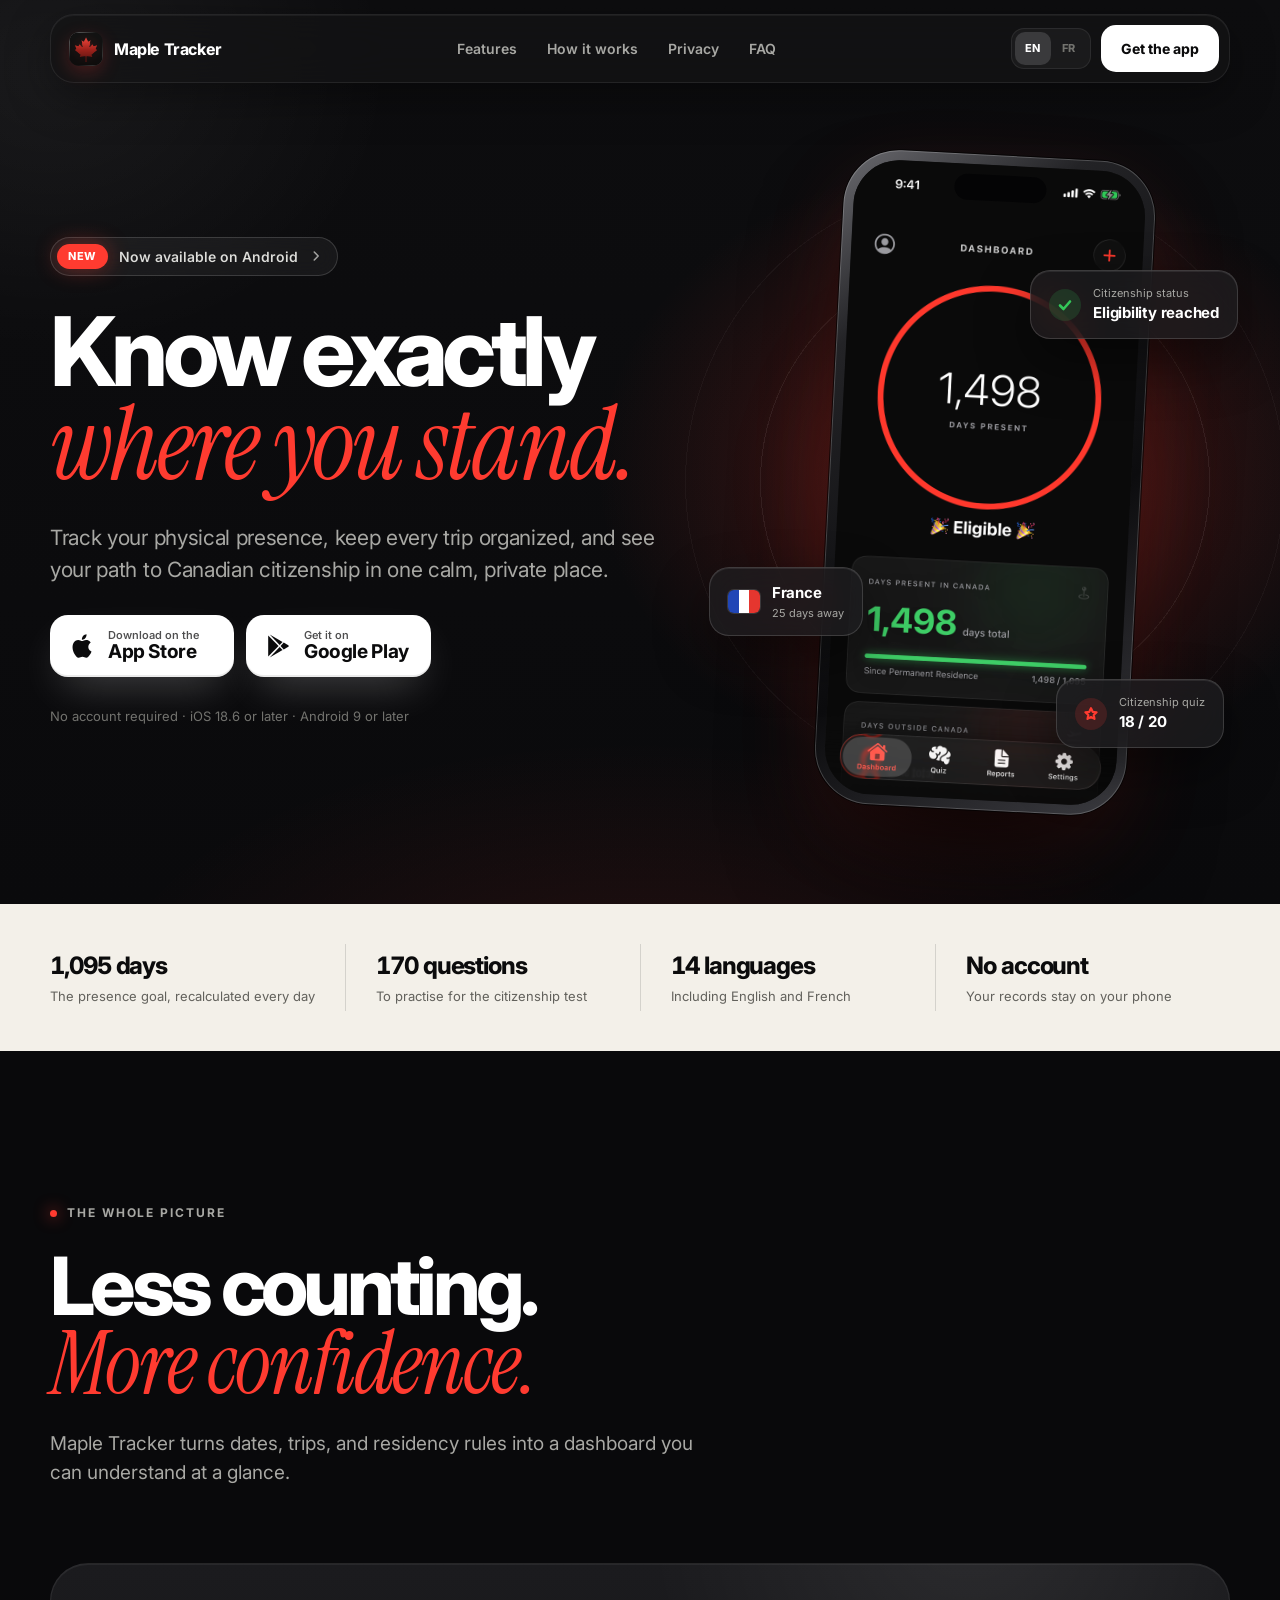
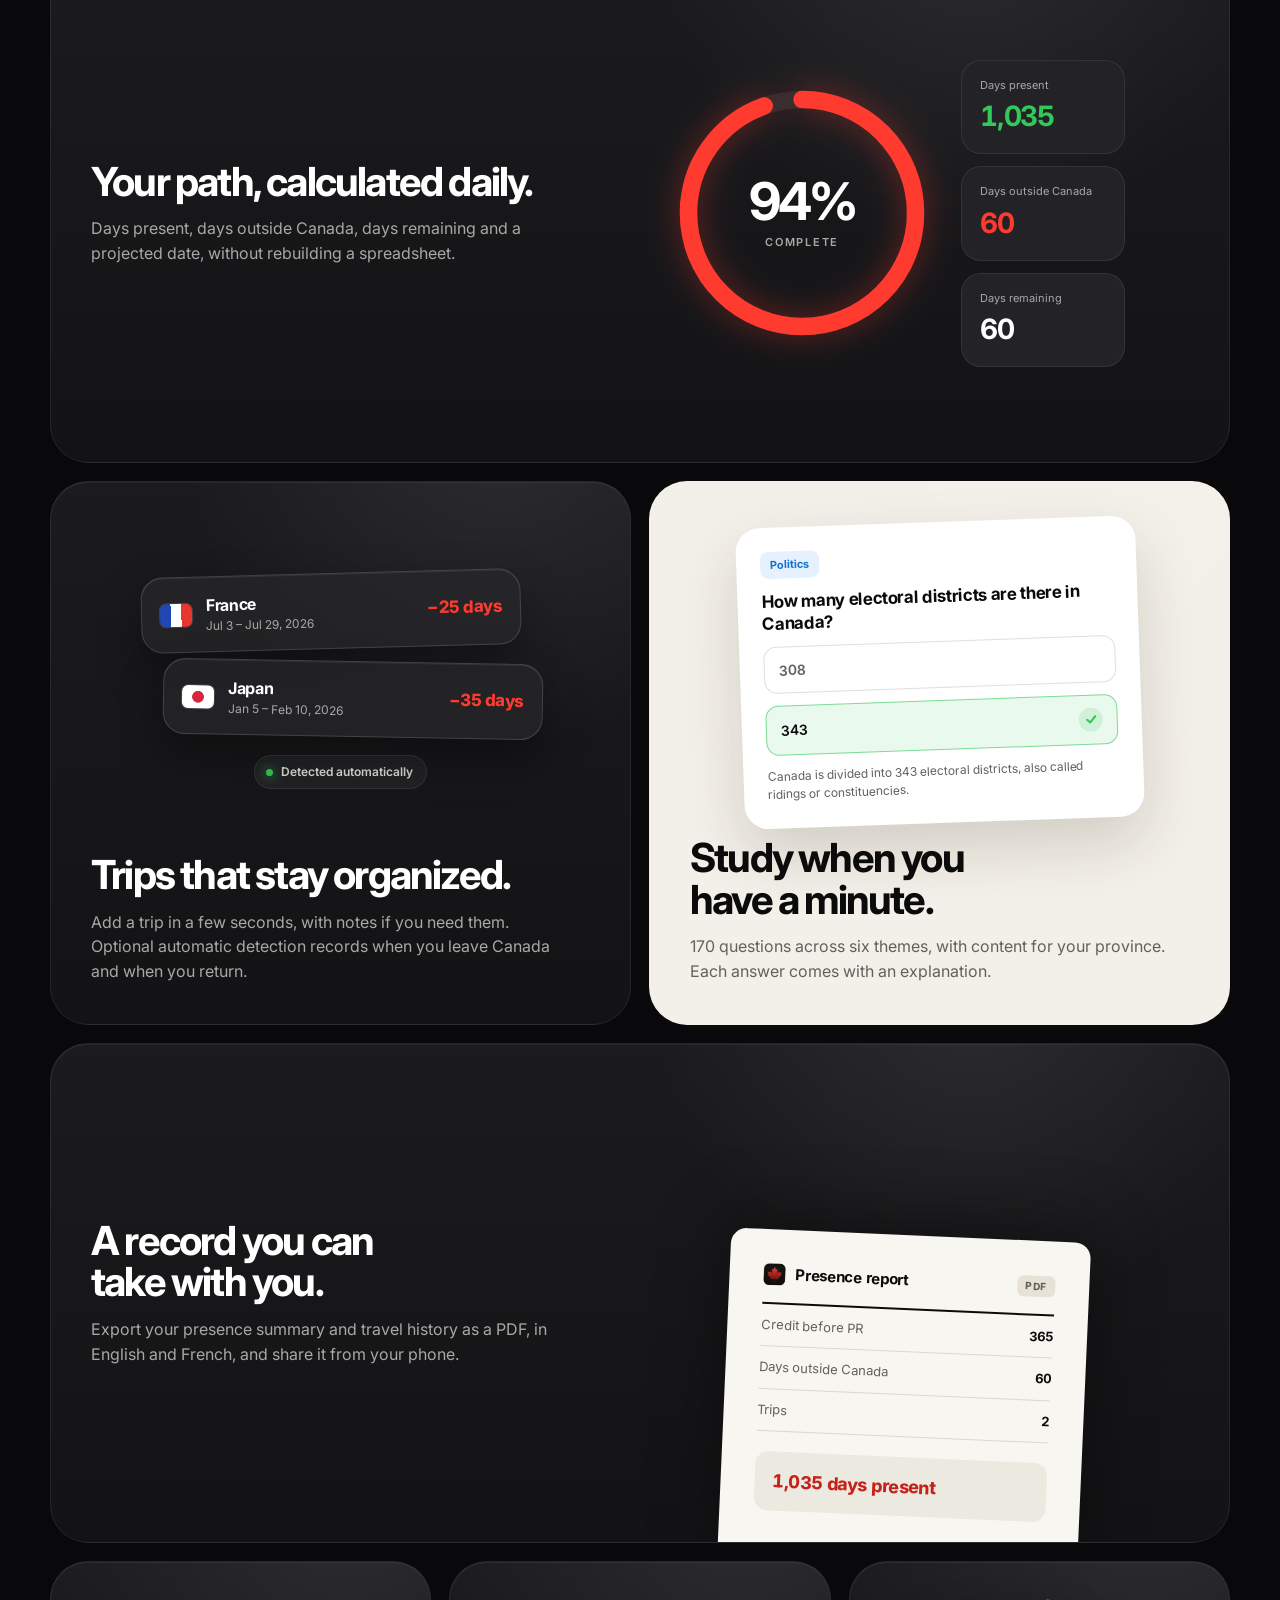
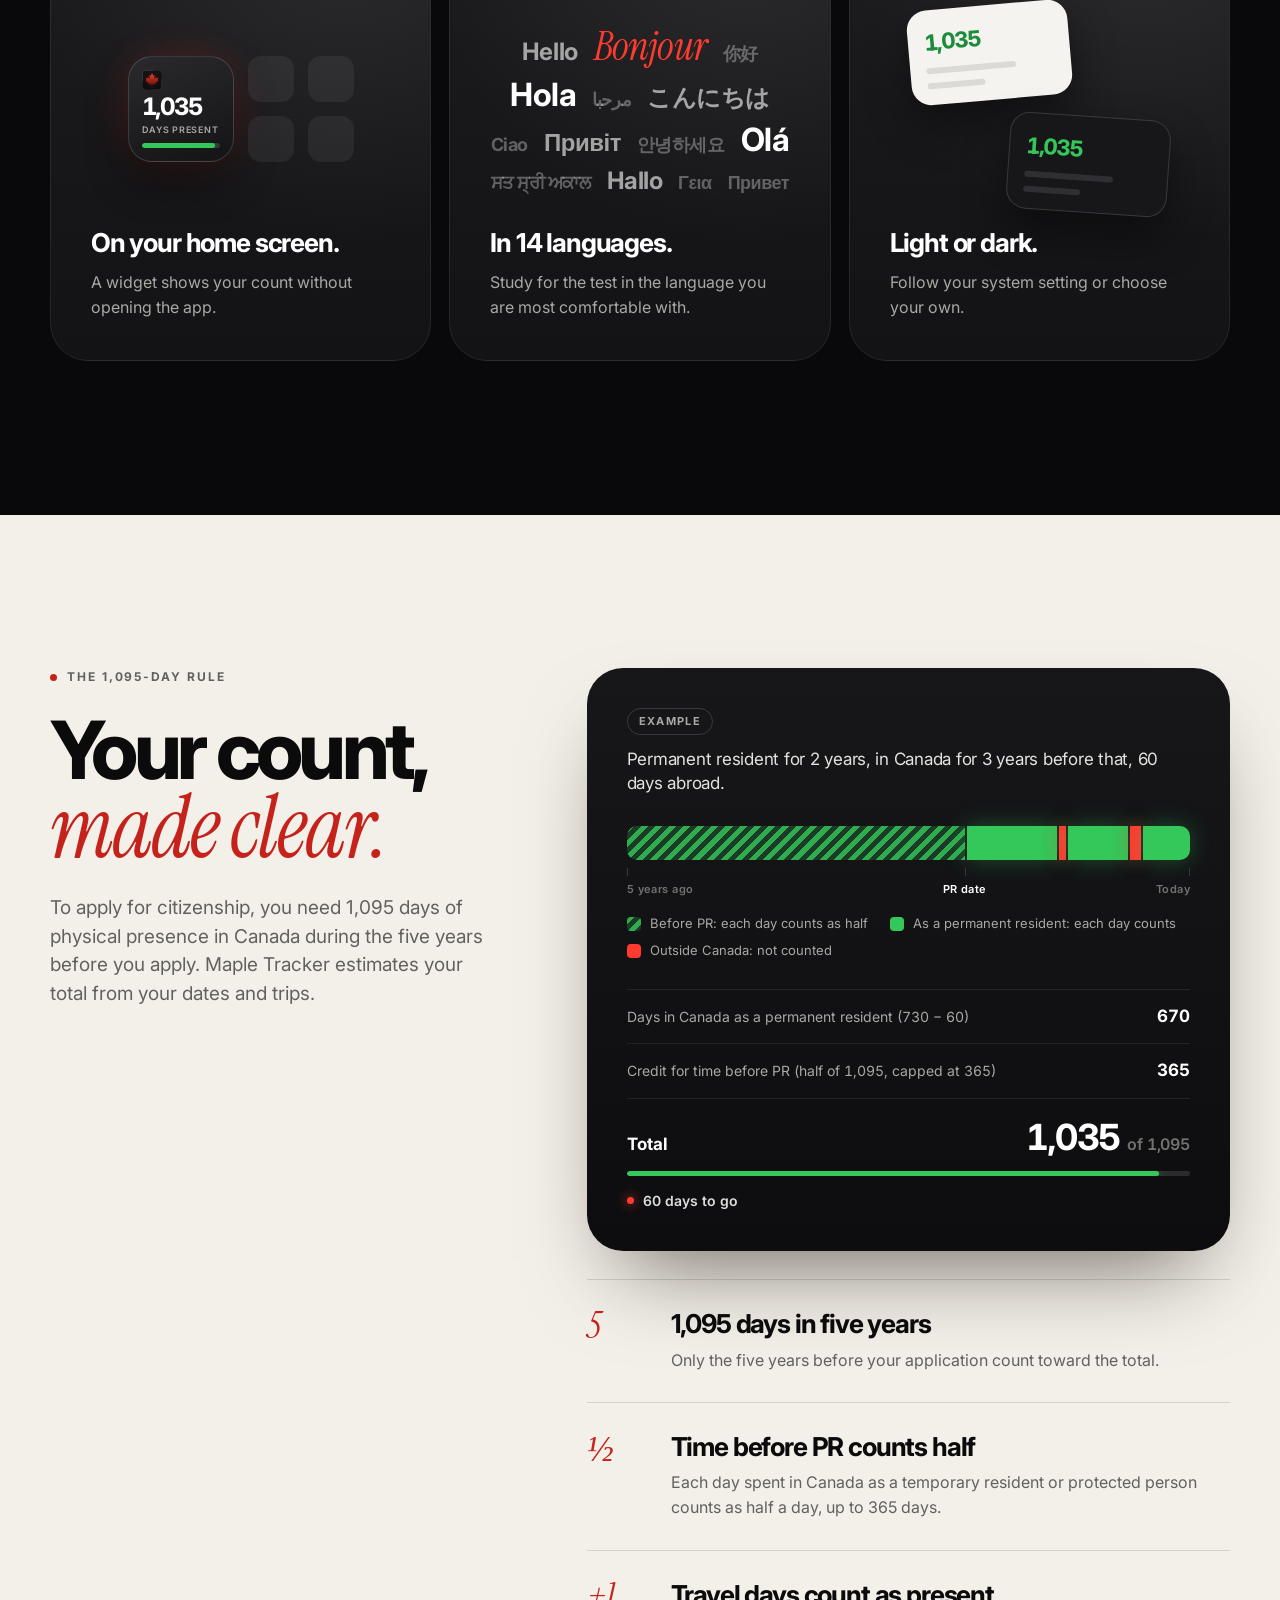
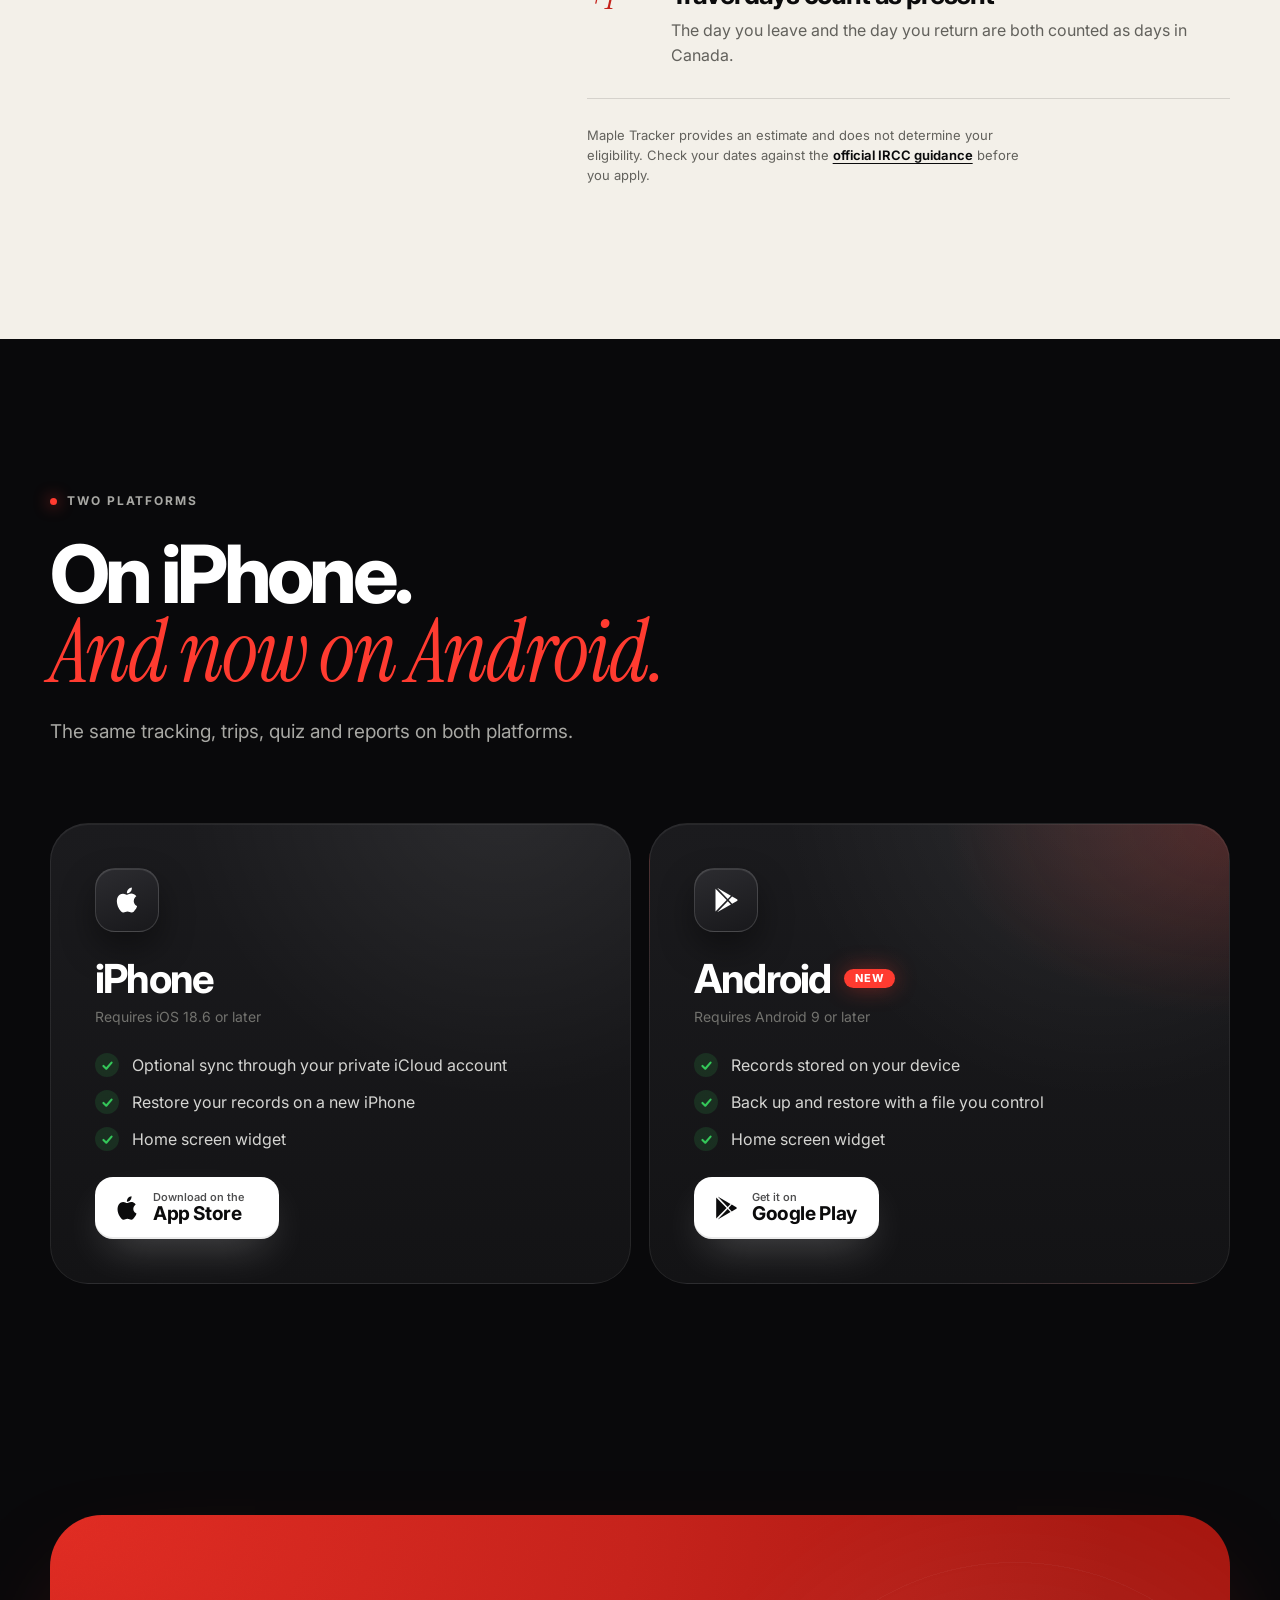
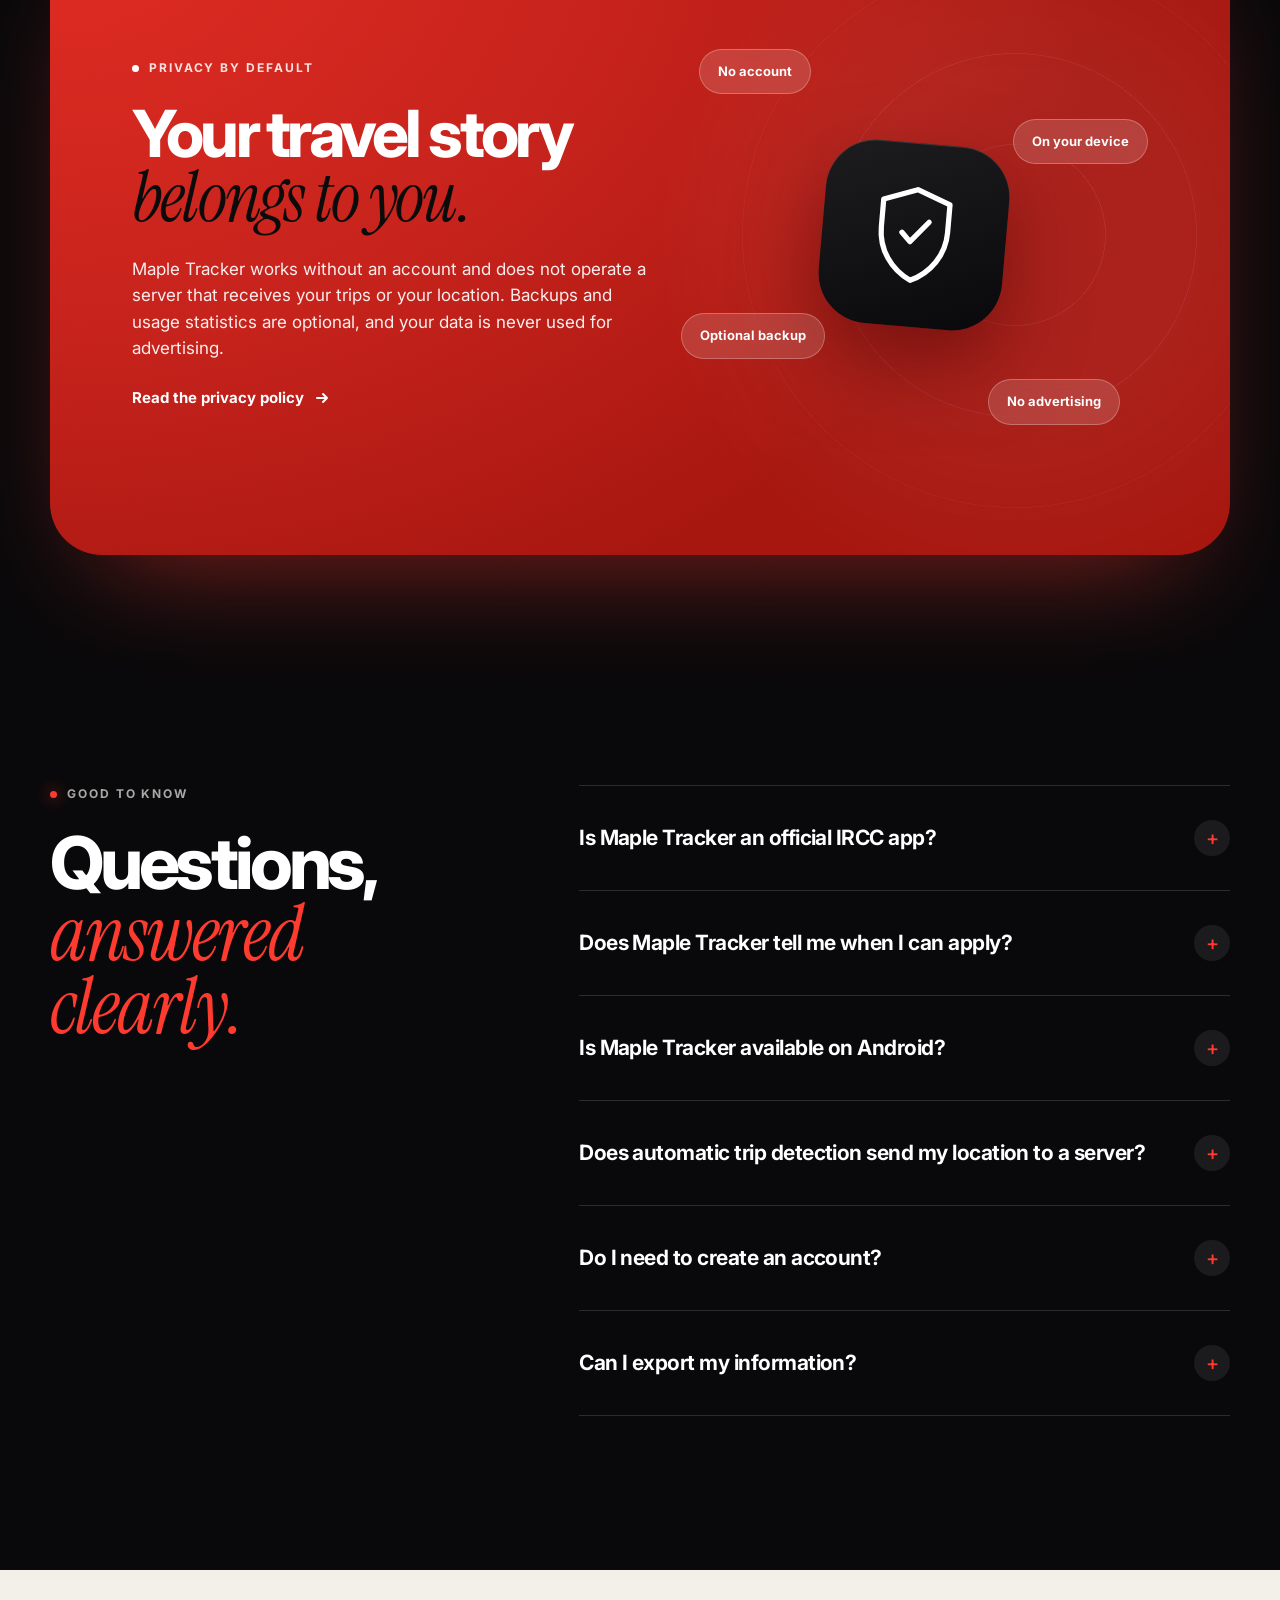
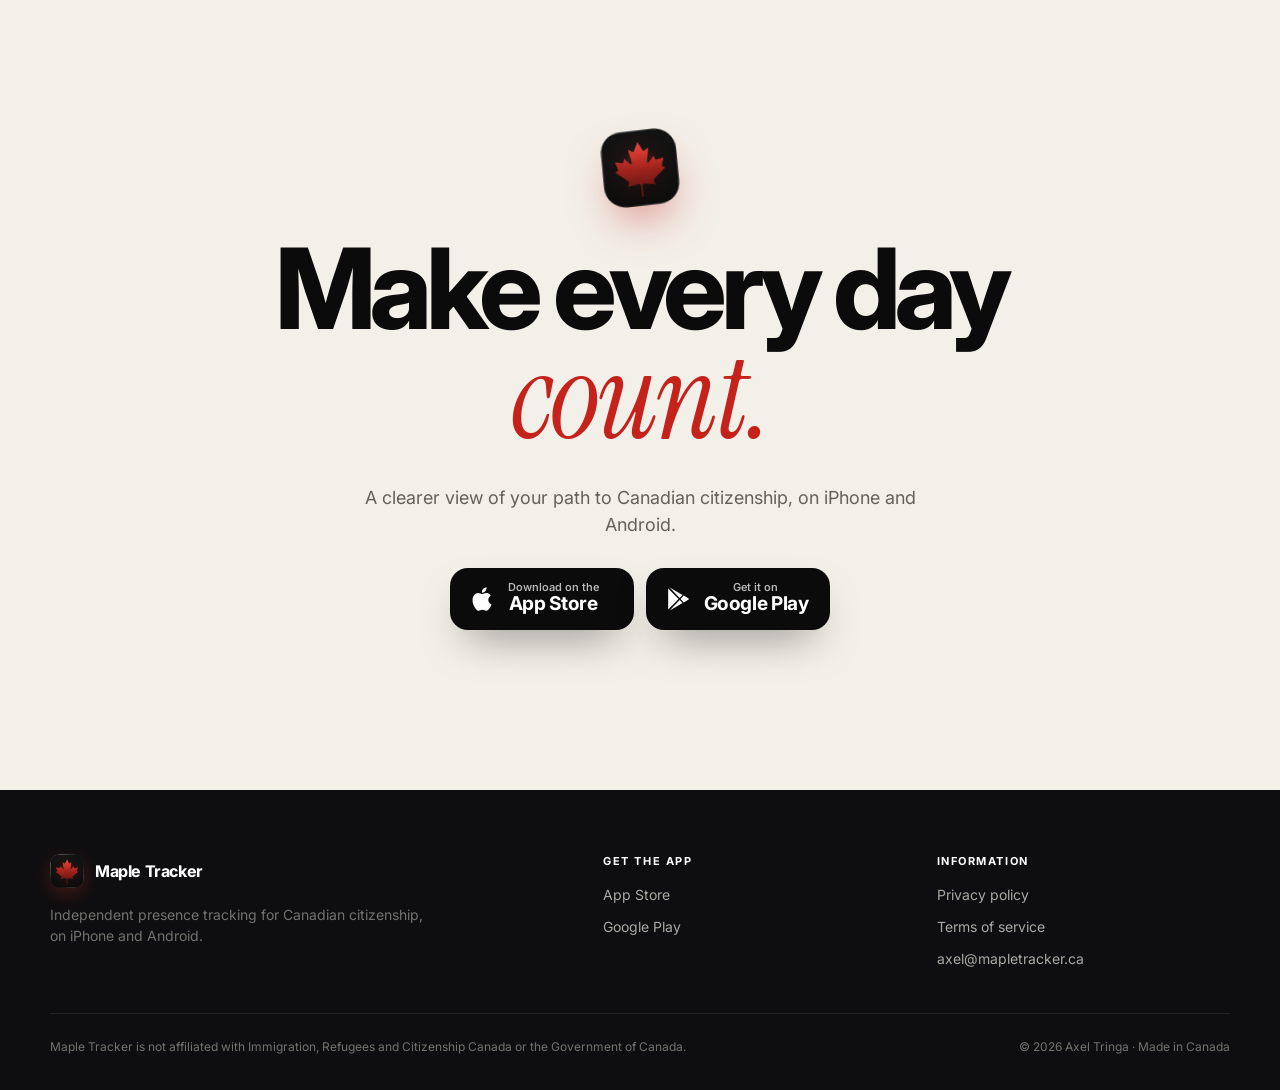
<file: index.html>
<!DOCTYPE html>
<html lang="en" data-lang="en">
<head>
  <meta charset="UTF-8">
  <meta name="viewport" content="width=device-width, initial-scale=1.0, viewport-fit=cover">
  <title>Maple Tracker</title>
  <meta name="description" content="Maple Tracker counts your days of physical presence in Canada, keeps your travel history in order and helps you prepare for the citizenship test. For iPhone and Android.">
  <meta name="theme-color" content="#09090b">
  <meta name="color-scheme" content="dark">
  <meta name="apple-itunes-app" content="app-id=6758927692">
  <meta property="og:type" content="website">
  <meta property="og:site_name" content="Maple Tracker">
  <meta property="og:title" content="Maple Tracker">
  <meta property="og:description" content="Count your days of physical presence in Canada, keep your travel history in order and prepare for the citizenship test.">
  <meta property="og:url" content="https://mapletracker.ca/">
  <meta property="og:image" content="https://mapletracker.ca/app-icon.png">
  <link rel="canonical" href="https://mapletracker.ca/">
  <link rel="icon" href="favicon.png" type="image/png">
  <link rel="apple-touch-icon" href="apple-touch-icon.png">
  <link rel="preload" href="fonts/inter-latin-var.woff2" as="font" type="font/woff2" crossorigin>
  <link rel="preload" href="fonts/instrument-serif-latin-italic.woff2" as="font" type="font/woff2" crossorigin>
  <script>
    (() => {
      const requested = new URLSearchParams(window.location.search).get("lang");
      let saved = null;
      try { saved = localStorage.getItem("maple-tracker-language"); } catch (_) {}
      const preferred = requested || saved || navigator.languages?.[0] || navigator.language || "en";
      const language = preferred.toLowerCase().startsWith("fr") ? "fr" : "en";
      document.documentElement.lang = language;
      document.documentElement.dataset.lang = language;
    })();
  </script>
  <link rel="stylesheet" href="styles.css">
</head>
<body data-page="home">
  <a class="skip-link" href="#main" data-i18n="skip">Skip to content</a>

  <header class="site-header">
    <div class="shell">
      <div class="nav">
        <a class="brand" href="index.html" aria-label="Maple Tracker home" data-i18n-aria-label="nav.home"><img src="app-icon-128.png" width="34" height="34" alt=""><span>Maple Tracker</span></a>
        <nav class="nav-links" aria-label="Primary navigation" data-i18n-aria-label="nav.label">
          <a href="#features" data-i18n="nav.features">Features</a>
          <a href="#how" data-i18n="nav.how">How it works</a>
          <a href="#privacy" data-i18n="nav.privacy">Privacy</a>
          <a href="#faq" data-i18n="nav.faq">FAQ</a>
        </nav>
        <div class="nav-actions">
          <div class="lang" role="group" aria-label="Language" data-i18n-aria-label="language.label">
            <button type="button" id="lang-en" data-language="en" aria-pressed="true">EN</button>
            <button type="button" id="lang-fr" data-language="fr" aria-pressed="false">FR</button>
          </div>
          <a class="nav-cta" href="#download" data-store-link data-i18n="nav.cta">Get the app</a>
        </div>
      </div>
    </div>
  </header>

  <main id="main">
    <section class="hero">
      <div class="shell hero-grid">
        <div class="hero-copy">
          <a class="announce" href="https://play.google.com/store/apps/details?id=com.axeltringa.mapletracker">
            <span class="announce-tag" data-i18n="hero.new">New</span>
            <span data-i18n="hero.announce">Now available on Android</span>
            <svg viewBox="0 0 16 16" fill="none" stroke="currentColor" stroke-width="1.8" stroke-linecap="round" stroke-linejoin="round" aria-hidden="true"><path d="M6 3.5 10.5 8 6 12.5"/></svg>
          </a>
          <h1 data-i18n-html="hero.title">Know exactly<br><em>where you stand.</em></h1>
          <p class="hero-lead" data-i18n="hero.lead">Track your physical presence, keep every trip organized, and see your path to Canadian citizenship in one calm, private place.</p>
          <div class="store-row">
            <a class="store" href="https://apps.apple.com/ca/app/maple-tracker/id6758927692" aria-label="Download Maple Tracker on the App Store" data-i18n-aria-label="store.appleLabel"><svg viewBox="0 0 24 24" aria-hidden="true"><path d="M18.7 19.5c-.8 1.2-1.7 2.5-3 2.5-1.4 0-1.8-.8-3.3-.8s-2 .8-3.3.8c-1.3.1-2.3-1.3-3.1-2.5C4.3 17 3 12.5 4.7 9.4c.9-1.5 2.4-2.5 4.1-2.5 1.3 0 2.5.9 3.3.9.8 0 2.3-1.1 3.8-.9.7 0 2.5.3 3.6 2-.1.1-2.1 1.3-2.1 3.8 0 3 2.7 4 2.7 4s-.4 1.8-1.4 2.8zM15.9 2c.1 1.2-.3 2.4-1 3.2-.7.9-1.8 1.5-3 1.4-.1-1.1.4-2.3 1-3.1.8-.8 2-1.4 3-1.5z"/></svg><span><small data-i18n="store.appleSmall">Download on the</small>App Store</span></a>
            <a class="store" href="https://play.google.com/store/apps/details?id=com.axeltringa.mapletracker" aria-label="Get Maple Tracker on Google Play" data-i18n-aria-label="store.googleLabel"><svg viewBox="0 0 24 24" aria-hidden="true"><path d="M3.6 2.9v18.2L12.5 12z"/><path d="M4.9 2.2l8.5 8.9 2.5-2.6z"/><path d="M4.9 21.8l8.5-8.9 2.5 2.6z"/><path d="M16.9 9.1l3.9 2.2c.6.4.6 1 0 1.4l-3.9 2.2-2.7-2.9z"/></svg><span><small data-i18n="store.googleSmall">Get it on</small>Google Play</span></a>
          </div>
          <p class="fine" data-i18n="hero.fine">No account required · iOS 18.6 or later · Android 9 or later</p>
        </div>

        <div class="stage">
          <div class="rings" aria-hidden="true"></div>
          <div class="phone">
            <div class="phone-screen">
              <img class="shot-en" src="app-dashboard-en.png" width="644" height="1400" alt="Maple Tracker dashboard showing 1,498 days present in Canada and an Eligible status">
              <img class="shot-fr" src="app-dashboard-fr.png" width="644" height="1400" alt="Tableau de bord de Maple Tracker indiquant 1 498 jours de présence au Canada et le statut Éligible">
            </div>
          </div>
          <div class="float float-status" aria-hidden="true">
            <span class="dot-ok"><svg viewBox="0 0 16 16"><path d="M3 8.5 6.5 12 13 4.5"/></svg></span>
            <div><span data-i18n="hero.statusLabel">Citizenship status</span><strong data-i18n="hero.status">Eligibility reached</strong></div>
          </div>
          <div class="float float-trip" aria-hidden="true">
            <i class="flag flag-fr"></i>
            <div><strong>France</strong><span data-i18n="hero.tripSub">25 days away</span></div>
          </div>
          <div class="float float-quiz" aria-hidden="true">
            <span class="score"><svg viewBox="0 0 16 16"><path d="M8 2.2l1.7 3.6 3.9.5-2.9 2.7.8 3.9L8 11l-3.5 1.9.8-3.9L2.4 6.3l3.9-.5z"/></svg></span>
            <div><span data-i18n="hero.quizLabel">Citizenship quiz</span><strong>18 / 20</strong></div>
          </div>
        </div>
      </div>
    </section>

    <section class="paper" aria-label="At a glance" data-i18n-aria-label="facts.label">
      <dl class="shell facts-grid">
        <div><dt data-i18n="facts.oneTitle">1,095 days</dt><dd data-i18n="facts.oneBody">The presence goal, recalculated every day</dd></div>
        <div><dt data-i18n="facts.twoTitle">170 questions</dt><dd data-i18n="facts.twoBody">To practise for the citizenship test</dd></div>
        <div><dt data-i18n="facts.threeTitle">14 languages</dt><dd data-i18n="facts.threeBody">Including English and French</dd></div>
        <div><dt data-i18n="facts.fourTitle">No account</dt><dd data-i18n="facts.fourBody">Your records stay on your phone</dd></div>
      </dl>
    </section>

    <section class="section" id="features">
      <div class="shell">
        <div class="section-head reveal">
          <p class="eyebrow" data-i18n="features.eyebrow">The whole picture</p>
          <h2 data-i18n-html="features.title">Less counting.<br><em>More confidence.</em></h2>
          <p data-i18n="features.lead">Maple Tracker turns dates, trips, and residency rules into a dashboard you can understand at a glance.</p>
        </div>

        <div class="bento">
          <article class="tile tile-wide reveal">
            <div class="tile-copy">
              <h3 data-i18n="features.dashTitle">Your path, calculated daily.</h3>
              <p data-i18n="features.dashBody">Days present, days outside Canada, days remaining and a projected date, without rebuilding a spreadsheet.</p>
            </div>
            <div class="dash" aria-hidden="true">
              <div class="ring">
                <svg viewBox="0 0 240 240"><circle class="ring-track" cx="120" cy="120" r="104"/><circle class="ring-progress" cx="120" cy="120" r="104"/></svg>
                <div class="ring-label"><strong>94%</strong><span data-i18n="ui.complete">complete</span></div>
              </div>
              <div class="stats">
                <div><small data-i18n="ui.present">Days present</small><strong class="is-green" data-i18n="ui.presentValue">1,035</strong></div>
                <div><small data-i18n="ui.away">Days outside Canada</small><strong class="is-red">60</strong></div>
                <div><small data-i18n="ui.remaining">Days remaining</small><strong>60</strong></div>
              </div>
            </div>
          </article>

          <article class="tile reveal">
            <div class="tile-art" aria-hidden="true">
              <div class="trips">
                <div class="trip"><i class="flag flag-fr"></i><span class="trip-main"><strong>France</strong><span data-i18n="ui.tripOneDates">Jul 3 – Jul 29, 2026</span></span><span class="trip-days" data-i18n="ui.tripOneDays">−25 days</span></div>
                <div class="trip"><i class="flag flag-jp"></i><span class="trip-main"><strong data-i18n="ui.tripTwoName">Japan</strong><span data-i18n="ui.tripTwoDates">Jan 5 – Feb 10, 2026</span></span><span class="trip-days" data-i18n="ui.tripTwoDays">−35 days</span></div>
                <span class="auto" data-i18n="ui.tripAuto">Detected automatically</span>
              </div>
            </div>
            <h3 data-i18n="features.tripsTitle">Trips that stay organized.</h3>
            <p data-i18n="features.tripsBody">Add a trip in a few seconds, with notes if you need them. Optional automatic detection records when you leave Canada and when you return.</p>
          </article>

          <article class="tile tile-paper reveal">
            <div class="tile-art" aria-hidden="true">
              <div class="quiz">
                <span class="quiz-chip" data-i18n="ui.quizTheme">Politics</span>
                <strong data-i18n="ui.quizQuestion">How many electoral districts are there in Canada?</strong>
                <div class="quiz-option">308</div>
                <div class="quiz-option is-correct">343<span class="check"><svg viewBox="0 0 16 16"><path d="M3 8.5 6.5 12 13 4.5"/></svg></span></div>
                <p class="quiz-why" data-i18n="ui.quizWhy">Canada is divided into 343 electoral districts, also called ridings or constituencies.</p>
              </div>
            </div>
            <h3 data-i18n="features.quizTitle">Study when you have a minute.</h3>
            <p data-i18n="features.quizBody">170 questions across six themes, with content for your province. Each answer comes with an explanation.</p>
          </article>

          <article class="tile tile-wide tile-report reveal">
            <div class="tile-copy">
              <h3 data-i18n="features.reportTitle">A record you can take with you.</h3>
              <p data-i18n="features.reportBody">Export your presence summary and travel history as a PDF, in English and French, and share it from your phone.</p>
            </div>
            <div class="sheet" aria-hidden="true">
              <div class="sheet-brand"><img src="app-icon-128.png" width="22" height="22" alt=""><strong data-i18n="ui.reportTitle">Presence report</strong><span>PDF</span></div>
              <div class="sheet-row"><span data-i18n="ui.reportCredit">Credit before PR</span><b>365</b></div>
              <div class="sheet-row"><span data-i18n="ui.away">Days outside Canada</span><b>60</b></div>
              <div class="sheet-row"><span data-i18n="ui.reportTrips">Trips</span><b>2</b></div>
              <div class="sheet-total" data-i18n="ui.reportTotal">1,035 days present</div>
            </div>
          </article>

          <article class="tile tile-third reveal">
            <div class="tile-art" aria-hidden="true">
              <div class="home">
                <div class="widget">
                  <img src="app-icon-128.png" width="20" height="20" alt="">
                  <div><strong data-i18n="ui.presentValue">1,035</strong><small data-i18n="ui.widgetLabel">days present</small></div>
                  <div class="meter"><span style="width: 94.5%"></span></div>
                </div>
                <i></i><i></i><i></i><i></i>
              </div>
            </div>
            <h3 data-i18n="extras.widgetTitle">On your home screen.</h3>
            <p data-i18n="extras.widgetBody">A widget shows your count without opening the app.</p>
          </article>

          <article class="tile tile-third reveal">
            <div class="tile-art" aria-hidden="true">
              <div class="hello">
                <span class="l">Hello</span><em>Bonjour</em><span lang="zh-Hans">你好</span><span class="xl">Hola</span><span lang="ar">مرحبا</span><span class="l" lang="ja">こんにちは</span><span>Ciao</span><span class="l" lang="uk">Привіт</span><span lang="ko">안녕하세요</span><span class="xl">Olá</span><span lang="pa">ਸਤ ਸ੍ਰੀ ਅਕਾਲ</span><span class="l">Hallo</span><span lang="el">Γεια</span><span lang="ru">Привет</span>
              </div>
            </div>
            <h3 data-i18n="extras.langTitle">In 14 languages.</h3>
            <p data-i18n="extras.langBody">Study for the test in the language you are most comfortable with.</p>
          </article>

          <article class="tile tile-third reveal">
            <div class="tile-art" aria-hidden="true">
              <div class="themes">
                <div class="theme-card theme-light"><b data-i18n="ui.presentValue">1,035</b><i></i><i></i></div>
                <div class="theme-card theme-dark"><b data-i18n="ui.presentValue">1,035</b><i></i><i></i></div>
              </div>
            </div>
            <h3 data-i18n="extras.themeTitle">Light or dark.</h3>
            <p data-i18n="extras.themeBody">Follow your system setting or choose your own.</p>
          </article>
        </div>
      </div>
    </section>

    <section class="section paper" id="how">
      <div class="shell calc-grid">
        <div class="section-head reveal">
          <p class="eyebrow" data-i18n="how.eyebrow">The 1,095-day rule</p>
          <h2 data-i18n-html="how.title">Your count,<br><em>made clear.</em></h2>
          <p data-i18n="how.lead">To apply for citizenship, you need 1,095 days of physical presence in Canada during the five years before you apply. Maple Tracker estimates your total from your dates and trips.</p>
        </div>

        <div>
          <figure class="calc-card reveal">
            <figcaption class="calc-head">
              <span class="tag" data-i18n="how.exampleTag">Example</span>
              <p data-i18n="how.exampleCase">Permanent resident for 2 years, in Canada for 3 years before that, 60 days abroad.</p>
            </figcaption>
            <div role="img" aria-label="Five-year timeline: three years in Canada before permanent residence, then two years as a permanent resident with two trips abroad" data-i18n-aria-label="how.timelineLabel">
              <div class="timeline-bar">
                <span class="seg-pre" style="flex: 0 0 60%"></span>
                <span class="seg-pr" style="flex: 0 0 16%"></span>
                <span class="seg-away" style="flex: 0 0 1.37%"></span>
                <span class="seg-pr" style="flex: 0 0 10.6%"></span>
                <span class="seg-away" style="flex: 0 0 1.92%"></span>
                <span class="seg-pr" style="flex: 1 0 0"></span>
              </div>
              <div class="timeline-axis" aria-hidden="true">
                <span class="tick-start" data-i18n="how.axisStart">5 years ago</span>
                <span class="tick-pr" data-i18n="how.axisPr">PR date</span>
                <span class="tick-end" data-i18n="how.axisEnd">Today</span>
              </div>
            </div>
            <ul class="legend">
              <li><i class="seg-pre"></i><span data-i18n="how.legendPre">Before PR: each day counts as half</span></li>
              <li><i class="seg-pr"></i><span data-i18n="how.legendPr">As a permanent resident: each day counts</span></li>
              <li><i class="seg-away"></i><span data-i18n="how.legendAway">Outside Canada: not counted</span></li>
            </ul>
            <dl class="tally">
              <div><dt data-i18n="how.tallyPr">Days in Canada as a permanent resident (730 − 60)</dt><dd>670</dd></div>
              <div><dt data-i18n="how.tallyPre">Credit for time before PR (half of 1,095, capped at 365)</dt><dd>365</dd></div>
              <div class="tally-total"><dt data-i18n="how.tallyTotal">Total</dt><dd data-i18n-html="how.tallyValue">1,035 <small>of 1,095</small></dd></div>
            </dl>
            <div class="meter" aria-hidden="true"><span style="width: 94.5%"></span></div>
            <p class="togo" data-i18n="how.status">60 days to go</p>
          </figure>

          <ul class="rules">
            <li class="reveal"><b aria-hidden="true">5</b><div><h3 data-i18n="how.ruleOneTitle">1,095 days in five years</h3><p data-i18n="how.ruleOneBody">Only the five years before your application count toward the total.</p></div></li>
            <li class="reveal"><b aria-hidden="true">½</b><div><h3 data-i18n="how.ruleTwoTitle">Time before PR counts half</h3><p data-i18n="how.ruleTwoBody">Each day spent in Canada as a temporary resident or protected person counts as half a day, up to 365 days.</p></div></li>
            <li class="reveal"><b aria-hidden="true">+1</b><div><h3 data-i18n="how.ruleThreeTitle">Travel days count as present</h3><p data-i18n="how.ruleThreeBody">The day you leave and the day you return are both counted as days in Canada.</p></div></li>
          </ul>
          <p class="note" data-i18n-html="how.note">Maple Tracker provides an estimate and does not determine your eligibility. Check your dates against the <a href="https://www.canada.ca/en/immigration-refugees-citizenship/services/canadian-citizenship.html">official IRCC guidance</a> before you apply.</p>
        </div>
      </div>
    </section>

    <section class="section" id="download">
      <div class="shell">
        <div class="section-head reveal">
          <p class="eyebrow" data-i18n="download.eyebrow">Two platforms</p>
          <h2 data-i18n-html="download.title">On iPhone.<br><em>And now on Android.</em></h2>
          <p data-i18n="download.lead">The same tracking, trips, quiz and reports on both platforms.</p>
        </div>
        <div class="platforms">
          <article class="tile platform reveal">
            <span class="platform-glyph" aria-hidden="true"><svg viewBox="0 0 24 24"><path d="M18.7 19.5c-.8 1.2-1.7 2.5-3 2.5-1.4 0-1.8-.8-3.3-.8s-2 .8-3.3.8c-1.3.1-2.3-1.3-3.1-2.5C4.3 17 3 12.5 4.7 9.4c.9-1.5 2.4-2.5 4.1-2.5 1.3 0 2.5.9 3.3.9.8 0 2.3-1.1 3.8-.9.7 0 2.5.3 3.6 2-.1.1-2.1 1.3-2.1 3.8 0 3 2.7 4 2.7 4s-.4 1.8-1.4 2.8zM15.9 2c.1 1.2-.3 2.4-1 3.2-.7.9-1.8 1.5-3 1.4-.1-1.1.4-2.3 1-3.1.8-.8 2-1.4 3-1.5z"/></svg></span>
            <div class="platform-head"><h3>iPhone</h3><p data-i18n="download.iosReq">Requires iOS 18.6 or later</p></div>
            <ul class="checks">
              <li><span class="check"><svg viewBox="0 0 16 16"><path d="M3 8.5 6.5 12 13 4.5"/></svg></span><span data-i18n="download.iosOne">Optional sync through your private iCloud account</span></li>
              <li><span class="check"><svg viewBox="0 0 16 16"><path d="M3 8.5 6.5 12 13 4.5"/></svg></span><span data-i18n="download.iosTwo">Restore your records on a new iPhone</span></li>
              <li><span class="check"><svg viewBox="0 0 16 16"><path d="M3 8.5 6.5 12 13 4.5"/></svg></span><span data-i18n="download.iosThree">Home screen widget</span></li>
            </ul>
            <a class="store" href="https://apps.apple.com/ca/app/maple-tracker/id6758927692" aria-label="Download Maple Tracker on the App Store" data-i18n-aria-label="store.appleLabel"><svg viewBox="0 0 24 24" aria-hidden="true"><path d="M18.7 19.5c-.8 1.2-1.7 2.5-3 2.5-1.4 0-1.8-.8-3.3-.8s-2 .8-3.3.8c-1.3.1-2.3-1.3-3.1-2.5C4.3 17 3 12.5 4.7 9.4c.9-1.5 2.4-2.5 4.1-2.5 1.3 0 2.5.9 3.3.9.8 0 2.3-1.1 3.8-.9.7 0 2.5.3 3.6 2-.1.1-2.1 1.3-2.1 3.8 0 3 2.7 4 2.7 4s-.4 1.8-1.4 2.8zM15.9 2c.1 1.2-.3 2.4-1 3.2-.7.9-1.8 1.5-3 1.4-.1-1.1.4-2.3 1-3.1.8-.8 2-1.4 3-1.5z"/></svg><span><small data-i18n="store.appleSmall">Download on the</small>App Store</span></a>
          </article>
          <article class="tile platform reveal">
            <span class="platform-glyph" aria-hidden="true"><svg viewBox="0 0 24 24"><path d="M3.6 2.9v18.2L12.5 12z"/><path d="M4.9 2.2l8.5 8.9 2.5-2.6z"/><path d="M4.9 21.8l8.5-8.9 2.5 2.6z"/><path d="M16.9 9.1l3.9 2.2c.6.4.6 1 0 1.4l-3.9 2.2-2.7-2.9z"/></svg></span>
            <div class="platform-head"><h3>Android <span class="announce-tag" data-i18n="hero.new">New</span></h3><p data-i18n="download.androidReq">Requires Android 9 or later</p></div>
            <ul class="checks">
              <li><span class="check"><svg viewBox="0 0 16 16"><path d="M3 8.5 6.5 12 13 4.5"/></svg></span><span data-i18n="download.androidOne">Records stored on your device</span></li>
              <li><span class="check"><svg viewBox="0 0 16 16"><path d="M3 8.5 6.5 12 13 4.5"/></svg></span><span data-i18n="download.androidTwo">Back up and restore with a file you control</span></li>
              <li><span class="check"><svg viewBox="0 0 16 16"><path d="M3 8.5 6.5 12 13 4.5"/></svg></span><span data-i18n="download.androidThree">Home screen widget</span></li>
            </ul>
            <a class="store" href="https://play.google.com/store/apps/details?id=com.axeltringa.mapletracker" aria-label="Get Maple Tracker on Google Play" data-i18n-aria-label="store.googleLabel"><svg viewBox="0 0 24 24" aria-hidden="true"><path d="M3.6 2.9v18.2L12.5 12z"/><path d="M4.9 2.2l8.5 8.9 2.5-2.6z"/><path d="M4.9 21.8l8.5-8.9 2.5 2.6z"/><path d="M16.9 9.1l3.9 2.2c.6.4.6 1 0 1.4l-3.9 2.2-2.7-2.9z"/></svg><span><small data-i18n="store.googleSmall">Get it on</small>Google Play</span></a>
          </article>
        </div>
      </div>
    </section>

    <section class="privacy" id="privacy">
      <div class="shell">
        <div class="privacy-panel reveal">
          <div class="privacy-copy">
            <p class="eyebrow" data-i18n="privacy.eyebrow">Privacy by default</p>
            <h2 data-i18n-html="privacy.title">Your travel story<br><em>belongs to you.</em></h2>
            <p data-i18n="privacy.lead">Maple Tracker works without an account and does not operate a server that receives your trips or your location. Backups and usage statistics are optional, and your data is never used for advertising.</p>
            <a class="text-link" href="privacy-policy.html"><span data-i18n="privacy.link">Read the privacy policy</span><svg viewBox="0 0 16 16" fill="none" stroke="currentColor" stroke-width="2" stroke-linecap="round" stroke-linejoin="round" aria-hidden="true"><path d="M3 8h10M9 4l4 4-4 4"/></svg></a>
          </div>
          <div class="privacy-art" aria-hidden="true">
            <div class="shield"><svg viewBox="0 0 48 56"><path d="M24 2l19 7v16c0 13-7.8 23.8-19 29C12.8 48.8 5 38 5 25V9l19-7z"/><path d="M17 27l5 5 10-12"/></svg></div>
            <span class="chip chip-1" data-i18n="privacy.chipOne">No account</span>
            <span class="chip chip-2" data-i18n="privacy.chipTwo">On your device</span>
            <span class="chip chip-3" data-i18n="privacy.chipThree">Optional backup</span>
            <span class="chip chip-4" data-i18n="privacy.chipFour">No advertising</span>
          </div>
        </div>
      </div>
    </section>

    <section class="section" id="faq">
      <div class="shell faq-grid">
        <div class="section-head reveal">
          <p class="eyebrow" data-i18n="faq.eyebrow">Good to know</p>
          <h2 data-i18n-html="faq.title">Questions,<br><em>answered clearly.</em></h2>
        </div>
        <div class="faq-list reveal">
          <details><summary data-i18n="faq.oneQuestion">Is Maple Tracker an official IRCC app?</summary><p data-i18n="faq.oneAnswer">No. Maple Tracker is an independent personal tracking tool and is not affiliated with the Government of Canada. Always verify your eligibility and dates with IRCC before applying.</p></details>
          <details><summary data-i18n="faq.twoQuestion">Does Maple Tracker tell me when I can apply?</summary><p data-i18n="faq.twoAnswer">It shows an estimate of your physical presence and a projected date. It does not assess the other citizenship requirements, so check the official IRCC guidance before you apply.</p></details>
          <details><summary data-i18n="faq.threeQuestion">Is Maple Tracker available on Android?</summary><p data-i18n="faq.threeAnswer">Yes. Maple Tracker is on Google Play for Android 9 and later, and on the App Store for iPhone.</p></details>
          <details><summary data-i18n="faq.fourQuestion">Does automatic trip detection send my location to a server?</summary><p data-i18n="faq.fourAnswer">No. Maple Tracker does not operate a server that receives your location. Your phone works out which country you are in; on Android, the system service that does this may use the network. On iPhone, location samples stay on the device unless you turn on both iCloud Sync and Location History Sync.</p></details>
          <details><summary data-i18n="faq.fiveQuestion">Do I need to create an account?</summary><p data-i18n="faq.fiveAnswer">No. You can begin tracking without providing a name, email address or immigration documents.</p></details>
          <details><summary data-i18n="faq.sixQuestion">Can I export my information?</summary><p data-i18n="faq.sixAnswer">Yes. Maple Tracker generates a PDF summary of your residency timeline, your trips and your current count, in English and French.</p></details>
        </div>
      </div>
    </section>

    <section class="closing paper">
      <div class="shell closing-inner reveal">
        <img class="closing-icon" src="app-icon-128.png" width="76" height="76" alt="">
        <h2 data-i18n-html="closing.title">Make every day<br><em>count.</em></h2>
        <p data-i18n="closing.body">A clearer view of your path to Canadian citizenship, on iPhone and Android.</p>
        <div class="store-row">
          <a class="store store-ink" href="https://apps.apple.com/ca/app/maple-tracker/id6758927692" aria-label="Download Maple Tracker on the App Store" data-i18n-aria-label="store.appleLabel"><svg viewBox="0 0 24 24" aria-hidden="true"><path d="M18.7 19.5c-.8 1.2-1.7 2.5-3 2.5-1.4 0-1.8-.8-3.3-.8s-2 .8-3.3.8c-1.3.1-2.3-1.3-3.1-2.5C4.3 17 3 12.5 4.7 9.4c.9-1.5 2.4-2.5 4.1-2.5 1.3 0 2.5.9 3.3.9.8 0 2.3-1.1 3.8-.9.7 0 2.5.3 3.6 2-.1.1-2.1 1.3-2.1 3.8 0 3 2.7 4 2.7 4s-.4 1.8-1.4 2.8zM15.9 2c.1 1.2-.3 2.4-1 3.2-.7.9-1.8 1.5-3 1.4-.1-1.1.4-2.3 1-3.1.8-.8 2-1.4 3-1.5z"/></svg><span><small data-i18n="store.appleSmall">Download on the</small>App Store</span></a>
          <a class="store store-ink" href="https://play.google.com/store/apps/details?id=com.axeltringa.mapletracker" aria-label="Get Maple Tracker on Google Play" data-i18n-aria-label="store.googleLabel"><svg viewBox="0 0 24 24" aria-hidden="true"><path d="M3.6 2.9v18.2L12.5 12z"/><path d="M4.9 2.2l8.5 8.9 2.5-2.6z"/><path d="M4.9 21.8l8.5-8.9 2.5 2.6z"/><path d="M16.9 9.1l3.9 2.2c.6.4.6 1 0 1.4l-3.9 2.2-2.7-2.9z"/></svg><span><small data-i18n="store.googleSmall">Get it on</small>Google Play</span></a>
        </div>
      </div>
    </section>
  </main>

  <footer class="site-footer">
    <div class="shell footer-top">
      <div class="footer-about">
        <a class="brand" href="index.html"><img src="app-icon-128.png" width="34" height="34" alt=""><span>Maple Tracker</span></a>
        <p data-i18n="footer.tagline">Independent presence tracking for Canadian citizenship, on iPhone and Android.</p>
      </div>
      <div class="footer-col">
        <h2 data-i18n="footer.appTitle">Get the app</h2>
        <a href="https://apps.apple.com/ca/app/maple-tracker/id6758927692">App Store</a>
        <a href="https://play.google.com/store/apps/details?id=com.axeltringa.mapletracker">Google Play</a>
      </div>
      <div class="footer-col">
        <h2 data-i18n="footer.infoTitle">Information</h2>
        <a href="privacy-policy.html" data-i18n="footer.privacy">Privacy policy</a>
        <a href="terms-of-service.html" data-i18n="footer.terms">Terms of service</a>
        <a href="mailto:axel@mapletracker.ca">axel@mapletracker.ca</a>
      </div>
    </div>
    <div class="shell">
      <div class="footer-bottom">
        <p data-i18n="footer.disclaimer">Maple Tracker is not affiliated with Immigration, Refugees and Citizenship Canada or the Government of Canada.</p>
        <p>© 2026 Axel Tringa · <span data-i18n="footer.made">Made in Canada</span></p>
      </div>
    </div>
  </footer>

  <script src="i18n.js"></script>
  <script src="motion.js"></script>
</body>
</html>
</file>
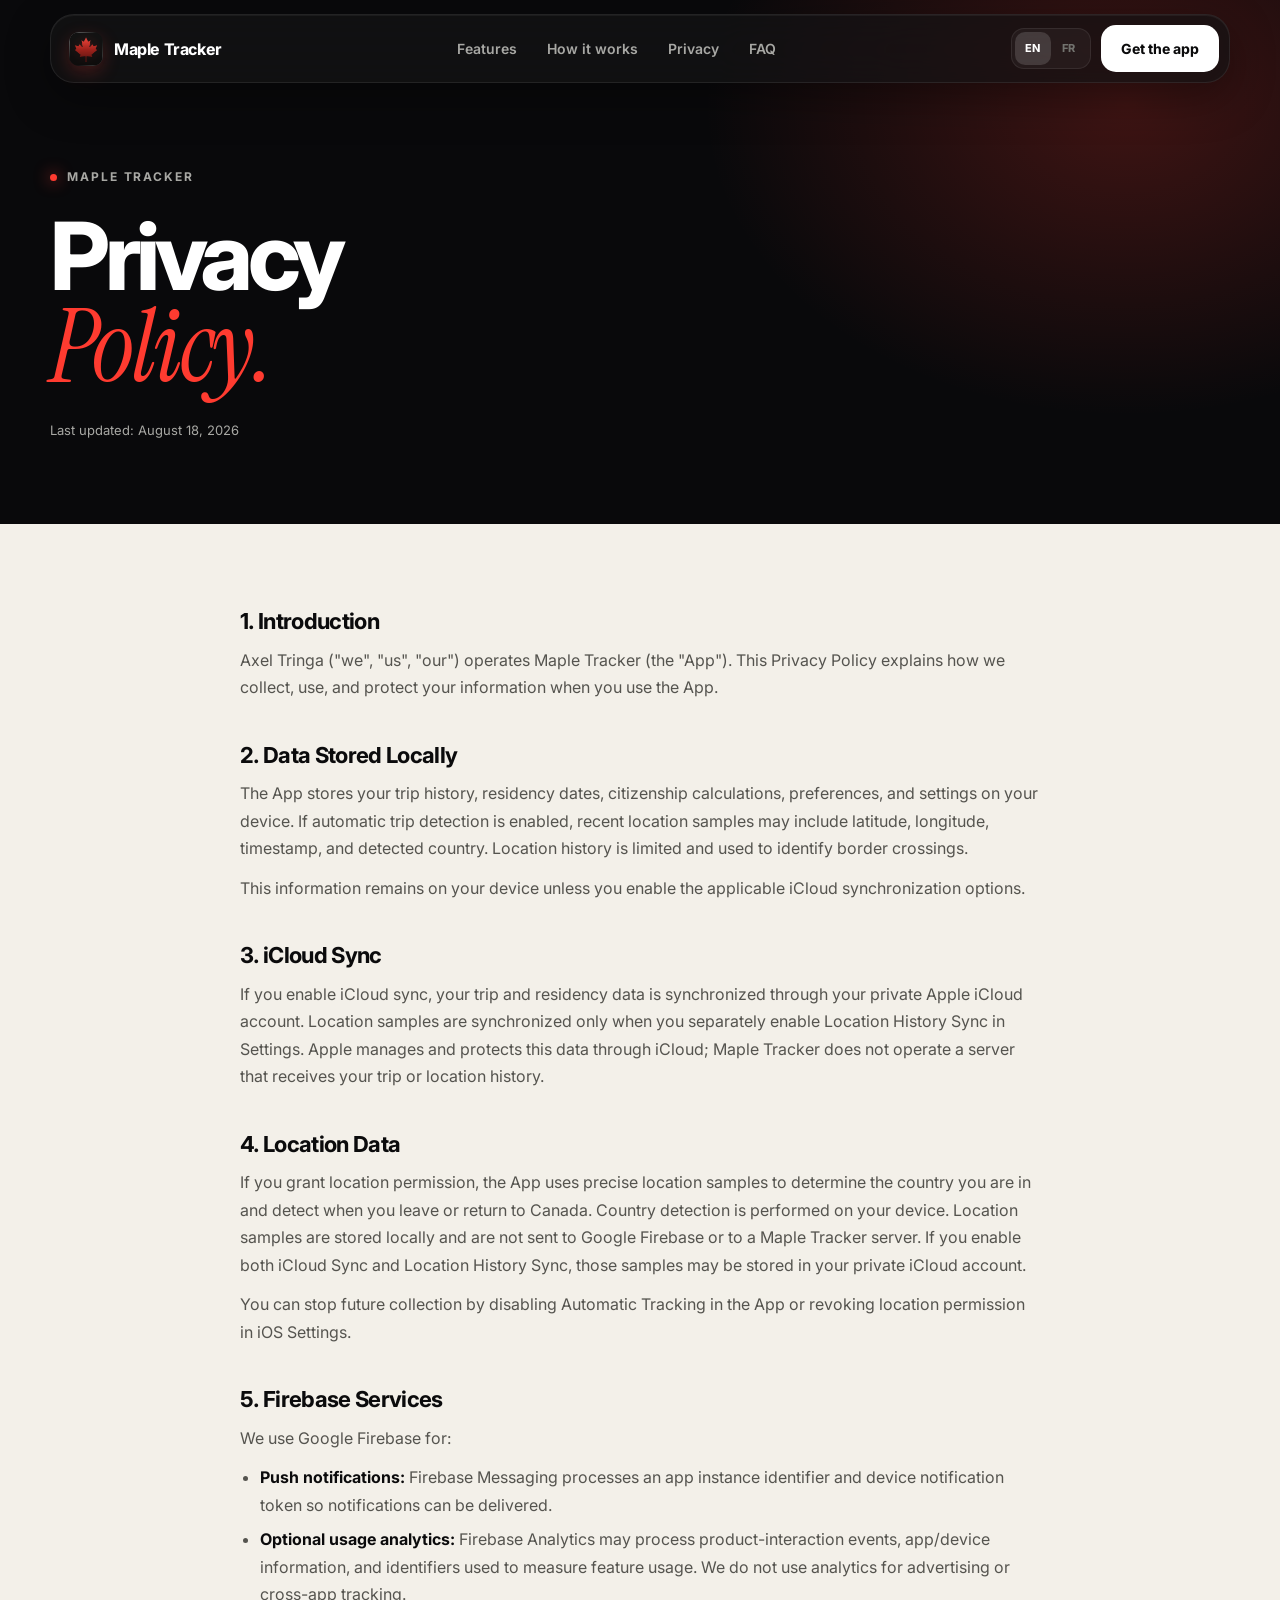
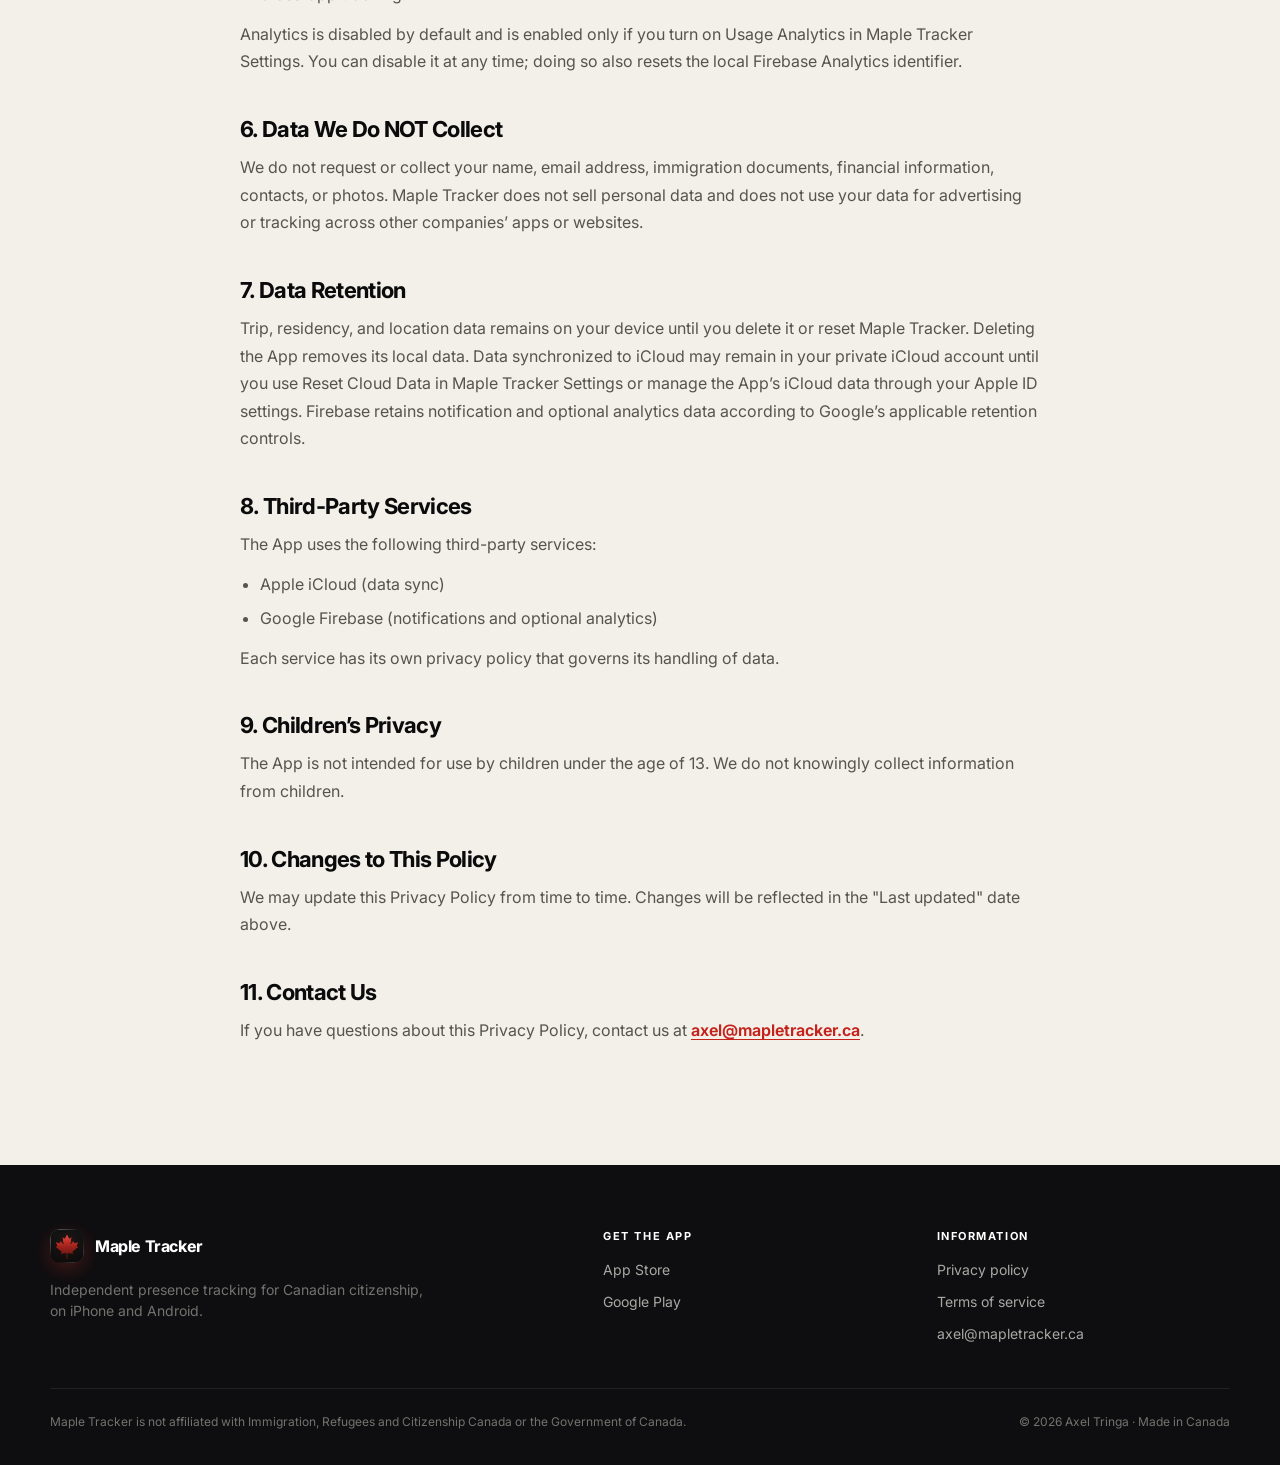
<file: privacy-policy.html>
<!DOCTYPE html>
<html lang="en" data-lang="en">
<head>
  <meta charset="UTF-8">
  <meta name="viewport" content="width=device-width, initial-scale=1.0, viewport-fit=cover">
  <title>Privacy Policy — Maple Tracker</title>
  <meta name="description" content="How Maple Tracker handles your information.">
  <meta name="theme-color" content="#09090b">
  <meta name="color-scheme" content="dark">
  <link rel="canonical" href="https://mapletracker.ca/privacy-policy.html">
  <link rel="icon" href="favicon.png" type="image/png">
  <link rel="apple-touch-icon" href="apple-touch-icon.png">
  <link rel="preload" href="fonts/inter-latin-var.woff2" as="font" type="font/woff2" crossorigin>
  <link rel="preload" href="fonts/instrument-serif-latin-italic.woff2" as="font" type="font/woff2" crossorigin>
  <script>
    (() => {
      const requested = new URLSearchParams(window.location.search).get("lang");
      let saved = null;
      try { saved = localStorage.getItem("maple-tracker-language"); } catch (_) {}
      const preferred = requested || saved || navigator.languages?.[0] || navigator.language || "en";
      const language = preferred.toLowerCase().startsWith("fr") ? "fr" : "en";
      document.documentElement.lang = language;
      document.documentElement.dataset.lang = language;
    })();
  </script>
  <link rel="stylesheet" href="styles.css">
</head>
<body class="legal-page" data-page="privacy">
  <a class="skip-link" href="#main" data-i18n="skip">Skip to content</a>

  <header class="site-header">
    <div class="shell">
      <div class="nav">
        <a class="brand" href="index.html" aria-label="Maple Tracker home" data-i18n-aria-label="nav.home"><img src="app-icon-128.png" width="34" height="34" alt=""><span>Maple Tracker</span></a>
        <nav class="nav-links" aria-label="Primary navigation" data-i18n-aria-label="nav.label">
          <a href="index.html#features" data-i18n="nav.features">Features</a>
          <a href="index.html#how" data-i18n="nav.how">How it works</a>
          <a href="index.html#privacy" data-i18n="nav.privacy">Privacy</a>
          <a href="index.html#faq" data-i18n="nav.faq">FAQ</a>
        </nav>
        <div class="nav-actions">
          <div class="lang" role="group" aria-label="Language" data-i18n-aria-label="language.label">
            <button type="button" id="lang-en" data-language="en" aria-pressed="true">EN</button>
            <button type="button" id="lang-fr" data-language="fr" aria-pressed="false">FR</button>
          </div>
          <a class="nav-cta" href="index.html#download" data-store-link data-i18n="nav.cta">Get the app</a>
        </div>
      </div>
    </div>
  </header>

  <main id="main">
    <section class="legal-hero">
      <div class="shell">
        <p class="eyebrow">Maple Tracker</p>
        <h1 data-i18n-html="legal.title">Privacy<br><em>Policy.</em></h1>
        <p class="updated" data-i18n="legal.updated">Last updated: August 18, 2026</p>
      </div>
    </section>
    <div class="shell legal-content">
      <section><h2 data-i18n="privacy.1.title">1. Introduction</h2><p data-i18n="privacy.1.body">Axel Tringa ("we", "us", "our") operates Maple Tracker (the "App"). This Privacy Policy explains how we collect, use, and protect your information when you use the App.</p></section>
      <section><h2 data-i18n="privacy.2.title">2. Data Stored Locally</h2><p data-i18n="privacy.2.body">The App stores your trip history, residency dates, citizenship calculations, preferences, and settings on your device. If automatic trip detection is enabled, recent location samples may include latitude, longitude, timestamp, and detected country. Location history is limited and used to identify border crossings.</p><p data-i18n="privacy.2.note">This information remains on your device unless you enable the applicable iCloud synchronization options.</p></section>
      <section><h2 data-i18n="privacy.3.title">3. iCloud Sync</h2><p data-i18n="privacy.3.body">If you enable iCloud sync, your trip and residency data is synchronized through your private Apple iCloud account. Location samples are synchronized only when you separately enable Location History Sync in Settings. Apple manages and protects this data through iCloud; Maple Tracker does not operate a server that receives your trip or location history.</p></section>
      <section><h2 data-i18n="privacy.4.title">4. Location Data</h2><p data-i18n="privacy.4.body">If you grant location permission, the App uses precise location samples to determine the country you are in and detect when you leave or return to Canada. Country detection is performed on your device. Location samples are stored locally and are not sent to Google Firebase or to a Maple Tracker server. If you enable both iCloud Sync and Location History Sync, those samples may be stored in your private iCloud account.</p><p data-i18n="privacy.4.note">You can stop future collection by disabling Automatic Tracking in the App or revoking location permission in iOS Settings.</p></section>
      <section><h2 data-i18n="privacy.5.title">5. Firebase Services</h2><p data-i18n="privacy.5.intro">We use Google Firebase for:</p><ul><li data-i18n-html="privacy.5.push"><strong>Push notifications:</strong> Firebase Messaging processes an app instance identifier and device notification token so notifications can be delivered.</li><li data-i18n-html="privacy.5.analytics"><strong>Optional usage analytics:</strong> Firebase Analytics may process product-interaction events, app/device information, and identifiers used to measure feature usage. We do not use analytics for advertising or cross-app tracking.</li></ul><p data-i18n="privacy.5.note">Analytics is disabled by default and is enabled only if you turn on Usage Analytics in Maple Tracker Settings. You can disable it at any time; doing so also resets the local Firebase Analytics identifier.</p></section>
      <section><h2 data-i18n="privacy.6.title">6. Data We Do NOT Collect</h2><p data-i18n="privacy.6.body">We do not request or collect your name, email address, immigration documents, financial information, contacts, or photos. Maple Tracker does not sell personal data and does not use your data for advertising or tracking across other companies' apps or websites.</p></section>
      <section><h2 data-i18n="privacy.7.title">7. Data Retention</h2><p data-i18n="privacy.7.body">Trip, residency, and location data remains on your device until you delete it or reset Maple Tracker. Deleting the App removes its local data. Data synchronized to iCloud may remain in your private iCloud account until you use Reset Cloud Data in Maple Tracker Settings or manage the App's iCloud data through your Apple ID settings. Firebase retains notification and optional analytics data according to Google's applicable retention controls.</p></section>
      <section><h2 data-i18n="privacy.8.title">8. Third-Party Services</h2><p data-i18n="privacy.8.intro">The App uses the following third-party services:</p><ul><li data-i18n="privacy.8.cloud">Apple iCloud (data sync)</li><li data-i18n="privacy.8.firebase">Google Firebase (notifications and optional analytics)</li></ul><p data-i18n="privacy.8.note">Each service has its own privacy policy that governs its handling of data.</p></section>
      <section><h2 data-i18n="privacy.9.title">9. Children's Privacy</h2><p data-i18n="privacy.9.body">The App is not intended for use by children under the age of 13. We do not knowingly collect information from children.</p></section>
      <section><h2 data-i18n="privacy.10.title">10. Changes to This Policy</h2><p data-i18n="privacy.10.body">We may update this Privacy Policy from time to time. Changes will be reflected in the "Last updated" date above.</p></section>
      <section><h2 data-i18n="privacy.11.title">11. Contact Us</h2><p data-i18n-html="privacy.11.body">If you have questions about this Privacy Policy, contact us at <a href="mailto:axel@mapletracker.ca">axel@mapletracker.ca</a>.</p></section>
    </div>
  </main>

  <footer class="site-footer">
    <div class="shell footer-top">
      <div class="footer-about">
        <a class="brand" href="index.html"><img src="app-icon-128.png" width="34" height="34" alt=""><span>Maple Tracker</span></a>
        <p data-i18n="footer.tagline">Independent presence tracking for Canadian citizenship, on iPhone and Android.</p>
      </div>
      <div class="footer-col">
        <h2 data-i18n="footer.appTitle">Get the app</h2>
        <a href="https://apps.apple.com/ca/app/maple-tracker/id6758927692">App Store</a>
        <a href="https://play.google.com/store/apps/details?id=com.axeltringa.mapletracker">Google Play</a>
      </div>
      <div class="footer-col">
        <h2 data-i18n="footer.infoTitle">Information</h2>
        <a href="privacy-policy.html" data-i18n="footer.privacy">Privacy policy</a>
        <a href="terms-of-service.html" data-i18n="footer.terms">Terms of service</a>
        <a href="mailto:axel@mapletracker.ca">axel@mapletracker.ca</a>
      </div>
    </div>
    <div class="shell">
      <div class="footer-bottom">
        <p data-i18n="footer.disclaimer">Maple Tracker is not affiliated with Immigration, Refugees and Citizenship Canada or the Government of Canada.</p>
        <p>© 2026 Axel Tringa · <span data-i18n="footer.made">Made in Canada</span></p>
      </div>
    </div>
  </footer>

  <script src="i18n.js"></script>
</body>
</html>
</file>
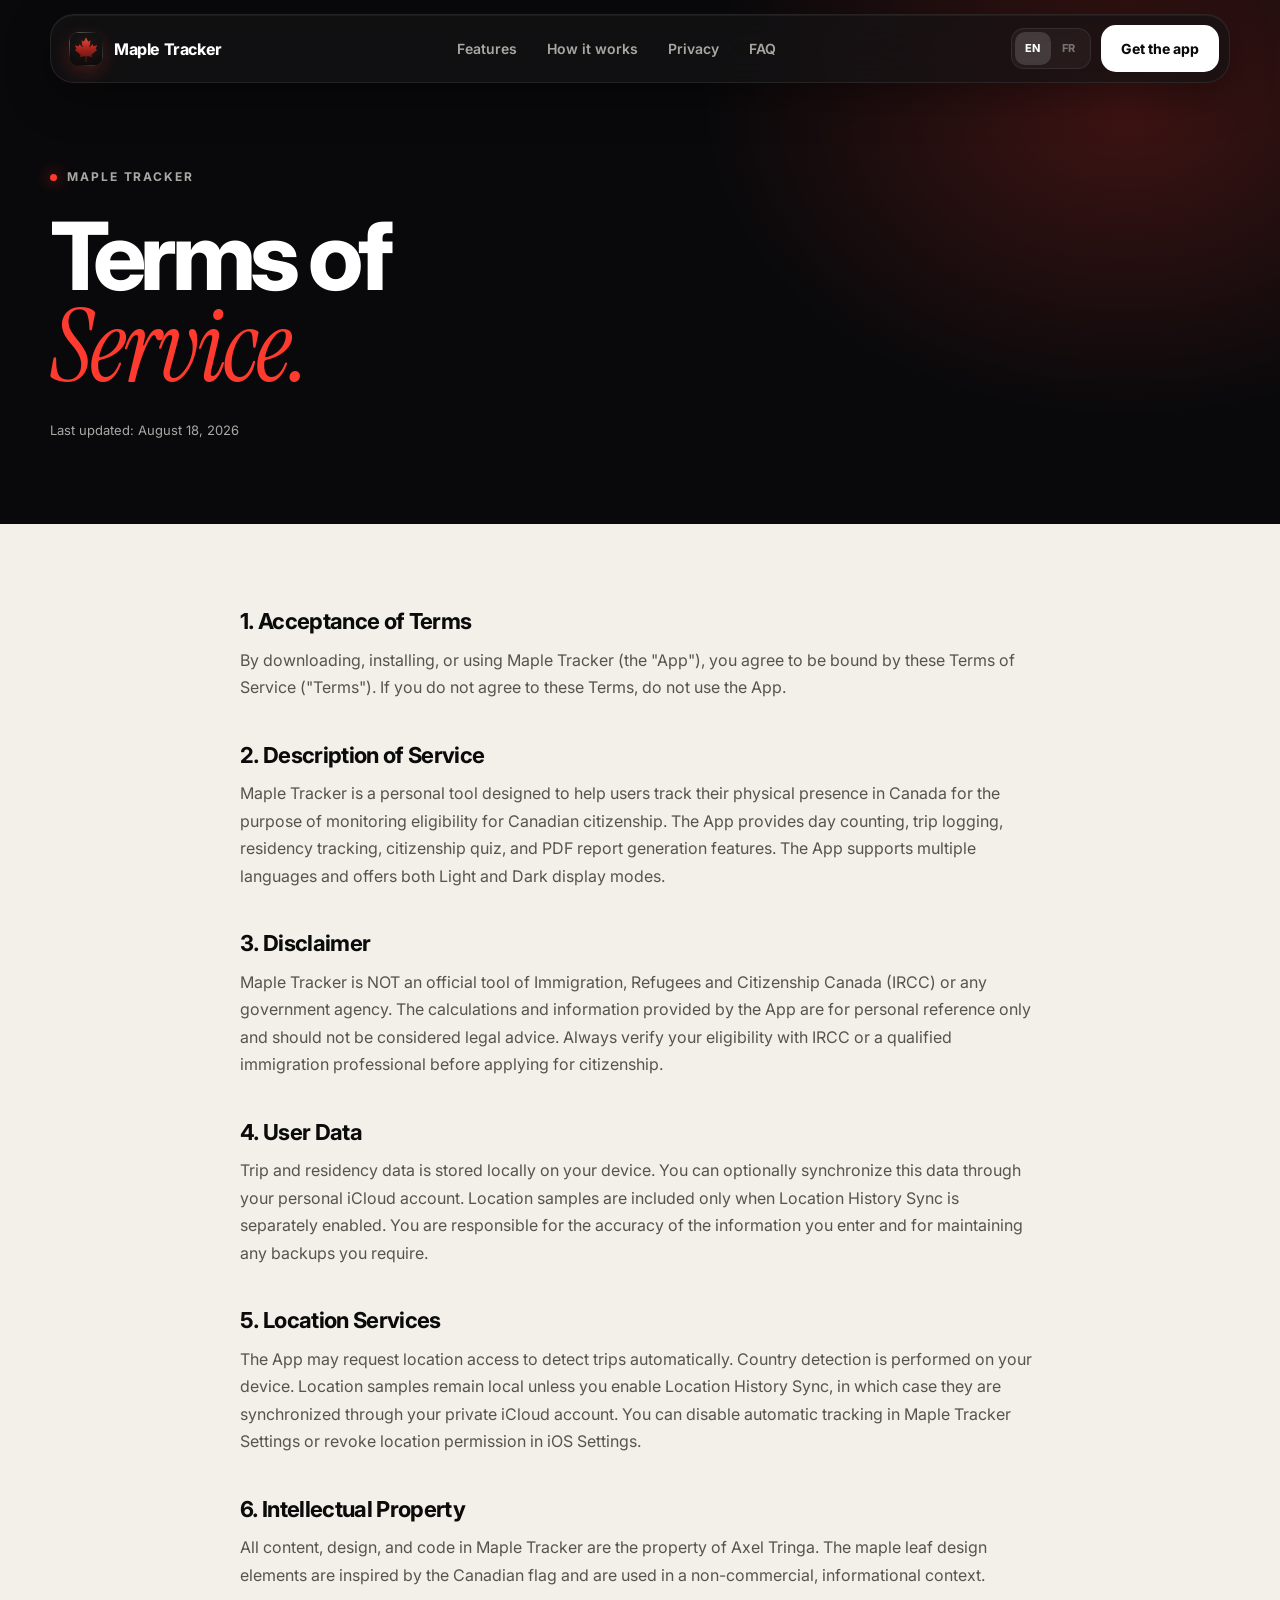
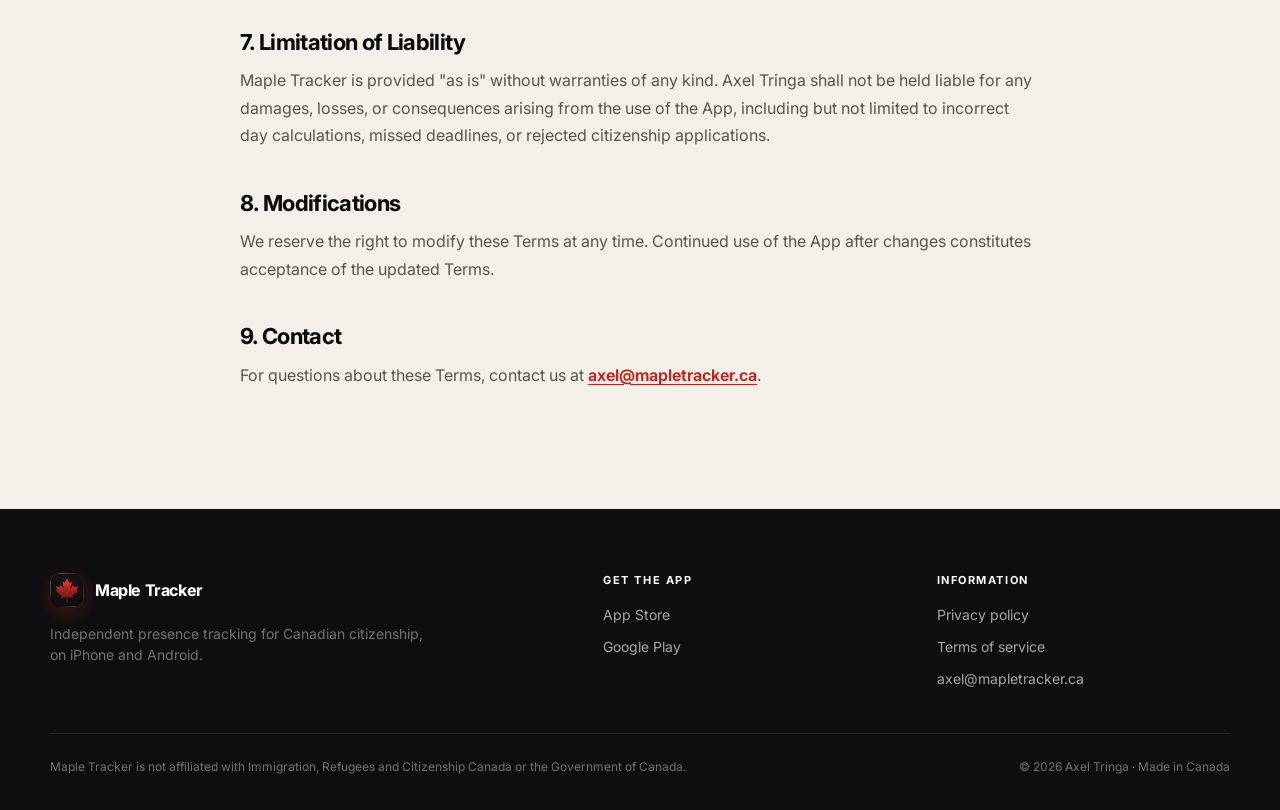
<file: terms-of-service.html>
<!DOCTYPE html>
<html lang="en" data-lang="en">
<head>
  <meta charset="UTF-8">
  <meta name="viewport" content="width=device-width, initial-scale=1.0, viewport-fit=cover">
  <title>Terms of Service — Maple Tracker</title>
  <meta name="description" content="The terms that apply when you use Maple Tracker.">
  <meta name="theme-color" content="#09090b">
  <meta name="color-scheme" content="dark">
  <link rel="canonical" href="https://mapletracker.ca/terms-of-service.html">
  <link rel="icon" href="favicon.png" type="image/png">
  <link rel="apple-touch-icon" href="apple-touch-icon.png">
  <link rel="preload" href="fonts/inter-latin-var.woff2" as="font" type="font/woff2" crossorigin>
  <link rel="preload" href="fonts/instrument-serif-latin-italic.woff2" as="font" type="font/woff2" crossorigin>
  <script>
    (() => {
      const requested = new URLSearchParams(window.location.search).get("lang");
      let saved = null;
      try { saved = localStorage.getItem("maple-tracker-language"); } catch (_) {}
      const preferred = requested || saved || navigator.languages?.[0] || navigator.language || "en";
      const language = preferred.toLowerCase().startsWith("fr") ? "fr" : "en";
      document.documentElement.lang = language;
      document.documentElement.dataset.lang = language;
    })();
  </script>
  <link rel="stylesheet" href="styles.css">
</head>
<body class="legal-page" data-page="terms">
  <a class="skip-link" href="#main" data-i18n="skip">Skip to content</a>

  <header class="site-header">
    <div class="shell">
      <div class="nav">
        <a class="brand" href="index.html" aria-label="Maple Tracker home" data-i18n-aria-label="nav.home"><img src="app-icon-128.png" width="34" height="34" alt=""><span>Maple Tracker</span></a>
        <nav class="nav-links" aria-label="Primary navigation" data-i18n-aria-label="nav.label">
          <a href="index.html#features" data-i18n="nav.features">Features</a>
          <a href="index.html#how" data-i18n="nav.how">How it works</a>
          <a href="index.html#privacy" data-i18n="nav.privacy">Privacy</a>
          <a href="index.html#faq" data-i18n="nav.faq">FAQ</a>
        </nav>
        <div class="nav-actions">
          <div class="lang" role="group" aria-label="Language" data-i18n-aria-label="language.label">
            <button type="button" id="lang-en" data-language="en" aria-pressed="true">EN</button>
            <button type="button" id="lang-fr" data-language="fr" aria-pressed="false">FR</button>
          </div>
          <a class="nav-cta" href="index.html#download" data-store-link data-i18n="nav.cta">Get the app</a>
        </div>
      </div>
    </div>
  </header>

  <main id="main">
    <section class="legal-hero">
      <div class="shell">
        <p class="eyebrow">Maple Tracker</p>
        <h1 data-i18n-html="legal.title">Terms of<br><em>Service.</em></h1>
        <p class="updated" data-i18n="legal.updated">Last updated: August 18, 2026</p>
      </div>
    </section>
    <div class="shell legal-content">
      <section><h2 data-i18n="terms.1.title">1. Acceptance of Terms</h2><p data-i18n="terms.1.body">By downloading, installing, or using Maple Tracker (the "App"), you agree to be bound by these Terms of Service ("Terms"). If you do not agree to these Terms, do not use the App.</p></section>
      <section><h2 data-i18n="terms.2.title">2. Description of Service</h2><p data-i18n="terms.2.body">Maple Tracker is a personal tool designed to help users track their physical presence in Canada for the purpose of monitoring eligibility for Canadian citizenship. The App provides day counting, trip logging, residency tracking, citizenship quiz, and PDF report generation features. The App supports multiple languages and offers both Light and Dark display modes.</p></section>
      <section><h2 data-i18n="terms.3.title">3. Disclaimer</h2><p data-i18n="terms.3.body">Maple Tracker is NOT an official tool of Immigration, Refugees and Citizenship Canada (IRCC) or any government agency. The calculations and information provided by the App are for personal reference only and should not be considered legal advice. Always verify your eligibility with IRCC or a qualified immigration professional before applying for citizenship.</p></section>
      <section><h2 data-i18n="terms.4.title">4. User Data</h2><p data-i18n="terms.4.body">Trip and residency data is stored locally on your device. You can optionally synchronize this data through your personal iCloud account. Location samples are included only when Location History Sync is separately enabled. You are responsible for the accuracy of the information you enter and for maintaining any backups you require.</p></section>
      <section><h2 data-i18n="terms.5.title">5. Location Services</h2><p data-i18n="terms.5.body">The App may request location access to detect trips automatically. Country detection is performed on your device. Location samples remain local unless you enable Location History Sync, in which case they are synchronized through your private iCloud account. You can disable automatic tracking in Maple Tracker Settings or revoke location permission in iOS Settings.</p></section>
      <section><h2 data-i18n="terms.6.title">6. Intellectual Property</h2><p data-i18n="terms.6.body">All content, design, and code in Maple Tracker are the property of Axel Tringa. The maple leaf design elements are inspired by the Canadian flag and are used in a non-commercial, informational context.</p></section>
      <section><h2 data-i18n="terms.7.title">7. Limitation of Liability</h2><p data-i18n="terms.7.body">Maple Tracker is provided "as is" without warranties of any kind. Axel Tringa shall not be held liable for any damages, losses, or consequences arising from the use of the App, including but not limited to incorrect day calculations, missed deadlines, or rejected citizenship applications.</p></section>
      <section><h2 data-i18n="terms.8.title">8. Modifications</h2><p data-i18n="terms.8.body">We reserve the right to modify these Terms at any time. Continued use of the App after changes constitutes acceptance of the updated Terms.</p></section>
      <section><h2 data-i18n="terms.9.title">9. Contact</h2><p data-i18n-html="terms.9.body">For questions about these Terms, contact us at <a href="mailto:axel@mapletracker.ca">axel@mapletracker.ca</a>.</p></section>
    </div>
  </main>

  <footer class="site-footer">
    <div class="shell footer-top">
      <div class="footer-about">
        <a class="brand" href="index.html"><img src="app-icon-128.png" width="34" height="34" alt=""><span>Maple Tracker</span></a>
        <p data-i18n="footer.tagline">Independent presence tracking for Canadian citizenship, on iPhone and Android.</p>
      </div>
      <div class="footer-col">
        <h2 data-i18n="footer.appTitle">Get the app</h2>
        <a href="https://apps.apple.com/ca/app/maple-tracker/id6758927692">App Store</a>
        <a href="https://play.google.com/store/apps/details?id=com.axeltringa.mapletracker">Google Play</a>
      </div>
      <div class="footer-col">
        <h2 data-i18n="footer.infoTitle">Information</h2>
        <a href="privacy-policy.html" data-i18n="footer.privacy">Privacy policy</a>
        <a href="terms-of-service.html" data-i18n="footer.terms">Terms of service</a>
        <a href="mailto:axel@mapletracker.ca">axel@mapletracker.ca</a>
      </div>
    </div>
    <div class="shell">
      <div class="footer-bottom">
        <p data-i18n="footer.disclaimer">Maple Tracker is not affiliated with Immigration, Refugees and Citizenship Canada or the Government of Canada.</p>
        <p>© 2026 Axel Tringa · <span data-i18n="footer.made">Made in Canada</span></p>
      </div>
    </div>
  </footer>

  <script src="i18n.js"></script>
</body>
</html>
</file>
<file: styles.css>
/* Maple Tracker website
   Layout: a dark, cinematic canvas with cream "paper" interludes. Heavy grotesque
   headlines are answered by one red serif-italic line; the product is shown through
   lit glass tiles. Red is the only accent and marks emphasis, actions and absences. */

@font-face {
  font-family: "Inter";
  font-style: normal;
  font-weight: 100 900;
  font-display: swap;
  src: url("fonts/inter-latin-var.woff2") format("woff2");
}

@font-face {
  font-family: "Instrument Serif";
  font-style: italic;
  font-weight: 400;
  font-display: swap;
  src: url("fonts/instrument-serif-latin-italic.woff2") format("woff2");
}

:root {
  --ink: #09090b;
  --ink-2: #0e0e10;
  --tile: #131315;
  --tile-2: #1b1b1e;
  --raised: #232327;
  --line: rgba(255, 255, 255, 0.08);
  --line-2: rgba(255, 255, 255, 0.15);
  --white: #ffffff;
  --muted: #a8a8a4;
  --dim: #72726e;
  --paper: #f3f0e9;
  --paper-2: #e6e2d8;
  --paper-ink: #0b0b0c;
  --paper-muted: #62615c;
  --paper-line: rgba(11, 11, 12, 0.13);
  --red: #ff3b30;
  --red-deep: #c5221b;
  --red-glow: rgba(255, 59, 48, 0.4);
  --green: #34c759;

  --sans: "Inter", -apple-system, BlinkMacSystemFont, "SF Pro Display", "Segoe UI", Roboto, "Helvetica Neue", Arial, sans-serif;
  --serif: "Instrument Serif", "Iowan Old Style", "Palatino Linotype", Georgia, serif;
  --h1: clamp(3.25rem, 1.4rem + 5.9vw, 6rem);
  --h2: clamp(2.6rem, 1.5rem + 4.4vw, 5.25rem);
  --h3: clamp(1.75rem, 1.3rem + 1.6vw, 2.5rem);
  --ease: cubic-bezier(0.2, 0.7, 0.2, 1);
  --grain: url("data:image/svg+xml,%3Csvg xmlns='http://www.w3.org/2000/svg' width='160' height='160'%3E%3Cfilter id='n'%3E%3CfeTurbulence type='fractalNoise' baseFrequency='.9' numOctaves='2' stitchTiles='stitch'/%3E%3CfeColorMatrix values='0 0 0 0 1 0 0 0 0 1 0 0 0 0 1 0 0 0 .5 0'/%3E%3C/filter%3E%3Crect width='160' height='160' filter='url(%23n)'/%3E%3C/svg%3E");

  color-scheme: dark;
}

/* Base */

*,
*::before,
*::after {
  box-sizing: border-box;
}

html {
  scroll-behavior: smooth;
  -webkit-text-size-adjust: 100%;
}

body {
  margin: 0;
  overflow-x: hidden;
  background: var(--ink);
  color: var(--white);
  font-family: var(--sans);
  font-size: 1rem;
  line-height: 1.5;
  font-optical-sizing: auto;
  -webkit-font-smoothing: antialiased;
}

h1,
h2,
h3,
p,
ul,
ol,
dl,
dd,
figure {
  margin: 0;
}

ul,
ol {
  padding: 0;
  list-style: none;
}

h1,
h2 {
  font-weight: 760;
  line-height: 0.94;
  letter-spacing: -0.058em;
  text-wrap: balance;
}

h1 {
  font-size: var(--h1);
}

h2 {
  font-size: var(--h2);
}

h1 em,
h2 em {
  color: var(--red);
  font-family: var(--serif);
  font-size: 1.07em;
  font-weight: 400;
  letter-spacing: -0.025em;
}

h3 {
  font-size: var(--h3);
  font-weight: 720;
  line-height: 1.04;
  letter-spacing: -0.045em;
  text-wrap: balance;
}

a {
  color: inherit;
}

img,
svg {
  display: block;
  max-width: 100%;
}

:focus-visible {
  outline: 2px solid var(--red);
  outline-offset: 3px;
  border-radius: 6px;
}

.shell {
  width: 100%;
  max-width: 1228px;
  margin-inline: auto;
  padding-left: max(24px, env(safe-area-inset-left, 0px));
  padding-right: max(24px, env(safe-area-inset-right, 0px));
}

.skip-link {
  position: fixed;
  z-index: 100;
  top: -80px;
  left: 24px;
  padding: 12px 18px;
  border-radius: 999px;
  background: var(--white);
  color: var(--paper-ink);
  font-weight: 650;
  text-decoration: none;
}

.skip-link:focus {
  top: calc(env(safe-area-inset-top, 0px) + 18px);
}

.eyebrow {
  display: flex;
  align-items: center;
  gap: 10px;
  color: var(--muted);
  font-size: 0.75rem;
  font-weight: 700;
  letter-spacing: 0.16em;
  text-transform: uppercase;
}

.eyebrow::before {
  content: "";
  width: 7px;
  height: 7px;
  flex: none;
  border-radius: 50%;
  background: var(--red);
  box-shadow: 0 0 16px var(--red);
}

.text-link {
  display: inline-flex;
  align-items: center;
  gap: 10px;
  font-size: 0.9375rem;
  font-weight: 700;
  text-decoration: none;
}

.text-link svg {
  width: 16px;
  height: 16px;
  transition: transform 0.25s var(--ease);
}

.text-link:hover svg {
  transform: translateX(4px);
}

/* Header */

.site-header {
  position: fixed;
  z-index: 50;
  top: calc(env(safe-area-inset-top, 0px) + 14px);
  right: 0;
  left: 0;
}

.nav {
  min-height: 66px;
  padding: 10px 10px 10px 18px;
  display: flex;
  align-items: center;
  justify-content: space-between;
  gap: 20px;
  border: 1px solid var(--line);
  border-radius: 24px;
  background: rgba(19, 19, 21, 0.74);
  box-shadow: 0 14px 44px rgba(0, 0, 0, 0.36), inset 0 1px 0 rgba(255, 255, 255, 0.05);
  -webkit-backdrop-filter: blur(24px) saturate(150%);
  backdrop-filter: blur(24px) saturate(150%);
}

.brand {
  display: inline-flex;
  align-items: center;
  gap: 11px;
  color: var(--white);
  font-size: 1rem;
  font-weight: 740;
  letter-spacing: -0.025em;
  text-decoration: none;
  white-space: nowrap;
}

.brand img {
  width: 34px;
  height: 34px;
  border-radius: 10px;
  box-shadow: 0 6px 18px rgba(255, 59, 48, 0.22);
}

.nav-links {
  display: flex;
  gap: 30px;
}

.nav-links a {
  color: var(--muted);
  font-size: 0.875rem;
  font-weight: 600;
  text-decoration: none;
  transition: color 0.2s;
}

.nav-links a:hover {
  color: var(--white);
}

.nav-actions {
  display: flex;
  align-items: center;
  gap: 10px;
}

.lang {
  padding: 3px;
  display: flex;
  border: 1px solid var(--line);
  border-radius: 13px;
  background: rgba(255, 255, 255, 0.04);
}

.lang button {
  min-width: 36px;
  padding: 8px 7px;
  border: 0;
  border-radius: 10px;
  background: transparent;
  color: var(--dim);
  font: inherit;
  font-size: 0.6875rem;
  font-weight: 760;
  letter-spacing: 0.04em;
  cursor: pointer;
  transition: background 0.2s, color 0.2s;
}

.lang button:hover {
  color: var(--white);
}

.lang button[aria-pressed="true"] {
  background: rgba(255, 255, 255, 0.14);
  color: var(--white);
}

.nav-cta {
  padding: 13px 20px;
  border-radius: 15px;
  background: var(--white);
  color: var(--paper-ink);
  font-size: 0.875rem;
  font-weight: 740;
  text-decoration: none;
  white-space: nowrap;
  transition: transform 0.2s var(--ease), background 0.2s;
}

.nav-cta:hover {
  transform: translateY(-1px);
  background: var(--paper);
}

/* Store buttons */

.store-row {
  display: flex;
  flex-wrap: wrap;
  gap: 12px;
}

.store {
  min-width: 184px;
  min-height: 62px;
  padding: 10px 22px 10px 18px;
  display: inline-flex;
  align-items: center;
  gap: 12px;
  border-radius: 18px;
  background: var(--white);
  color: var(--paper-ink);
  box-shadow: 0 18px 44px -14px rgba(255, 255, 255, 0.28), inset 0 -2px 0 rgba(0, 0, 0, 0.08);
  text-decoration: none;
  transition: transform 0.25s var(--ease), box-shadow 0.25s var(--ease);
}

.store:hover {
  transform: translateY(-3px);
  box-shadow: 0 26px 54px -14px rgba(255, 255, 255, 0.36), inset 0 -2px 0 rgba(0, 0, 0, 0.08);
}

.store svg {
  width: 28px;
  height: 28px;
  flex: none;
  fill: currentColor;
}

.store span {
  display: flex;
  flex-direction: column;
  font-size: 1.1875rem;
  font-weight: 720;
  line-height: 1.08;
  letter-spacing: -0.02em;
}

.store small {
  font-size: 0.6875rem;
  font-weight: 560;
  letter-spacing: 0;
  opacity: 0.72;
}

.store-ink {
  background: var(--paper-ink);
  color: var(--white);
  box-shadow: 0 20px 44px -18px rgba(0, 0, 0, 0.55);
}

.store-ink:hover {
  box-shadow: 0 28px 54px -18px rgba(0, 0, 0, 0.6);
}

/* Hero */

.hero {
  position: relative;
  isolation: isolate;
  overflow: hidden;
  padding-top: calc(env(safe-area-inset-top, 0px) + 132px);
}

.hero::before {
  content: "";
  position: absolute;
  z-index: -2;
  inset: 0;
  background:
    radial-gradient(46% 52% at 77% 52%, rgba(255, 59, 48, 0.26), transparent 66%),
    radial-gradient(38% 44% at 4% 8%, rgba(255, 255, 255, 0.055), transparent 70%),
    radial-gradient(60% 40% at 50% 110%, rgba(255, 59, 48, 0.1), transparent 70%),
    linear-gradient(180deg, #0c0c0e, var(--ink));
}

.hero::after {
  content: "";
  position: absolute;
  z-index: -1;
  inset: 0;
  background-image: var(--grain);
  opacity: 0.055;
  mix-blend-mode: overlay;
  pointer-events: none;
}

.hero-grid {
  min-height: 760px;
  padding-bottom: 72px;
  display: grid;
  grid-template-columns: minmax(0, 1.14fr) minmax(0, 0.86fr);
  align-items: center;
  gap: 40px;
}

.hero-copy {
  position: relative;
  z-index: 3;
  display: flex;
  flex-direction: column;
  align-items: flex-start;
  gap: 30px;
}

.announce {
  padding: 6px 14px 6px 6px;
  display: inline-flex;
  align-items: center;
  gap: 11px;
  border: 1px solid var(--line-2);
  border-radius: 999px;
  background: rgba(255, 255, 255, 0.05);
  color: #dededb;
  font-size: 0.875rem;
  font-weight: 560;
  text-decoration: none;
  -webkit-backdrop-filter: blur(12px);
  backdrop-filter: blur(12px);
  transition: border-color 0.2s, background 0.2s;
}

.announce:hover {
  border-color: rgba(255, 255, 255, 0.3);
  background: rgba(255, 255, 255, 0.09);
}

.announce-tag {
  padding: 4px 11px;
  border-radius: 999px;
  background: var(--red);
  color: var(--white);
  font-size: 0.6875rem;
  font-weight: 760;
  letter-spacing: 0.06em;
  text-transform: uppercase;
  box-shadow: 0 0 22px var(--red-glow);
}

.announce svg {
  width: 14px;
  height: 14px;
  opacity: 0.7;
}

.hero-lead {
  max-width: 32em;
  color: var(--muted);
  font-size: clamp(1.0625rem, 0.95rem + 0.55vw, 1.3125rem);
  line-height: 1.5;
  letter-spacing: -0.015em;
}

.fine {
  color: var(--dim);
  font-size: 0.8125rem;
}

.stage {
  position: relative;
  height: 700px;
  display: grid;
  place-items: center;
}

.rings {
  position: absolute;
  top: 50%;
  left: 50%;
  width: 760px;
  aspect-ratio: 1;
  border-radius: 50%;
  background: repeating-radial-gradient(circle, transparent 0 74px, rgba(255, 255, 255, 0.09) 74px 75px);
  -webkit-mask-image: radial-gradient(circle, #000 34%, transparent 70%);
  mask-image: radial-gradient(circle, #000 34%, transparent 70%);
  transform: translate(-50%, -50%);
}

.stage::before {
  content: "";
  position: absolute;
  width: 440px;
  aspect-ratio: 1;
  border-radius: 50%;
  background: radial-gradient(circle, rgba(255, 59, 48, 0.46), transparent 66%);
  filter: blur(34px);
  animation: breathe 7s ease-in-out infinite alternate;
}

.phone {
  position: relative;
  z-index: 2;
  width: 312px;
  padding: 10px;
  border-radius: 56px;
  background: linear-gradient(140deg, #6a6a6f 0%, #232326 22%, #0c0c0e 62%, #3d3d42 100%);
  box-shadow:
    inset 0 0 0 1px rgba(255, 255, 255, 0.2),
    0 0 0 1px rgba(0, 0, 0, 0.7),
    0 60px 110px -28px rgba(0, 0, 0, 0.9),
    0 30px 90px -20px rgba(255, 59, 48, 0.28);
  transform: rotate(3deg);
}

.phone::after {
  content: "";
  position: absolute;
  top: 20px;
  left: 50%;
  width: 92px;
  height: 26px;
  border-radius: 20px;
  background: #040405;
  transform: translateX(-50%);
}

.phone-screen {
  aspect-ratio: 644 / 1400;
  overflow: hidden;
  border-radius: 46px;
  background: #111112;
}

.phone-screen img {
  width: 100%;
  height: 100%;
  object-fit: cover;
  object-position: center top;
}

.shot-fr {
  display: none;
}

html[data-lang="fr"] .shot-en {
  display: none;
}

html[data-lang="fr"] .shot-fr {
  display: block;
}

.float {
  position: absolute;
  z-index: 4;
  padding: 14px 18px;
  display: flex;
  align-items: center;
  gap: 12px;
  border: 1px solid var(--line-2);
  border-radius: 20px;
  background: rgba(30, 30, 33, 0.74);
  box-shadow: 0 22px 54px rgba(0, 0, 0, 0.45), inset 0 1px 0 rgba(255, 255, 255, 0.08);
  -webkit-backdrop-filter: blur(20px) saturate(140%);
  backdrop-filter: blur(20px) saturate(140%);
  animation: drift 6s ease-in-out infinite alternate;
}

.float div {
  display: flex;
  flex-direction: column;
}

.float span {
  color: var(--muted);
  font-size: 0.6875rem;
  white-space: nowrap;
}

.float strong {
  font-size: 0.9375rem;
  font-weight: 700;
  letter-spacing: -0.015em;
  white-space: nowrap;
}

.float-status {
  top: 138px;
  right: -8px;
}

.float-trip {
  right: calc(50% + 122px);
  bottom: 196px;
  animation-delay: -2.2s;
}

.float-quiz {
  right: 6px;
  bottom: 84px;
  animation-delay: -4s;
}

.dot-ok {
  width: 32px;
  height: 32px;
  flex: none;
  display: grid;
  place-items: center;
  border-radius: 50%;
  background: rgba(52, 199, 89, 0.16);
}

.dot-ok svg,
.check svg {
  width: 16px;
  height: 16px;
  fill: none;
  stroke: var(--green);
  stroke-width: 2.6;
  stroke-linecap: round;
  stroke-linejoin: round;
}

.flag {
  width: 32px;
  height: 23px;
  flex: none;
  border-radius: 6px;
  box-shadow: 0 0 0 1px rgba(128, 128, 128, 0.3);
}

.flag-fr {
  background: linear-gradient(90deg, #2146b6 0 33.4%, #ffffff 33.4% 66.6%, #e5362f 66.6%);
}

.flag-jp {
  background: radial-gradient(circle at 50% 50%, #d7263d 0 5.5px, #ffffff 6.2px);
}

.score {
  width: 32px;
  height: 32px;
  flex: none;
  display: grid;
  place-items: center;
  border-radius: 50%;
  background: rgba(255, 59, 48, 0.16);
}

.score svg {
  width: 16px;
  height: 16px;
  fill: none;
  stroke: var(--red);
  stroke-width: 2.2;
  stroke-linecap: round;
  stroke-linejoin: round;
}

@keyframes drift {
  from {
    transform: translateY(-6px);
  }
  to {
    transform: translateY(7px);
  }
}

@keyframes breathe {
  from {
    opacity: 0.75;
    transform: scale(0.94);
  }
  to {
    opacity: 1;
    transform: scale(1.06);
  }
}

/* Paper bands */

.paper {
  background: var(--paper);
  color: var(--paper-ink);
}

.paper .eyebrow {
  color: var(--paper-muted);
}

.paper .eyebrow::before {
  background: var(--red-deep);
  box-shadow: none;
}

.paper h2 em {
  color: var(--red-deep);
}

/* Facts strip */

.facts-grid {
  padding-block: 40px;
  display: grid;
  grid-template-columns: repeat(4, minmax(0, 1fr));
}

.facts-grid > div {
  min-height: 66px;
  padding: 4px 30px;
  display: flex;
  flex-direction: column;
  border-left: 1px solid var(--paper-line);
}

.facts-grid > div:first-child {
  padding-left: 0;
  border-left: 0;
}

.facts-grid dt {
  font-size: 1.5rem;
  font-weight: 760;
  letter-spacing: -0.045em;
  font-variant-numeric: tabular-nums;
}

.facts-grid dd {
  margin-top: 3px;
  color: var(--paper-muted);
  font-size: 0.8125rem;
}

/* Sections */

.section {
  padding-block: clamp(92px, 12vw, 160px);
}

.section-head {
  max-width: 820px;
  margin-bottom: clamp(44px, 6vw, 76px);
  display: flex;
  flex-direction: column;
  gap: 26px;
}

.section-head > p:last-child {
  max-width: 34em;
  color: var(--muted);
  font-size: clamp(1.0625rem, 1rem + 0.3vw, 1.1875rem);
  line-height: 1.5;
}

.paper .section-head > p:last-child {
  color: var(--paper-muted);
}

/* Bento */

.bento {
  display: grid;
  grid-template-columns: repeat(6, minmax(0, 1fr));
  gap: 18px;
}

.tile {
  --mx: 78%;
  --my: -10%;
  position: relative;
  min-width: 0;
  min-height: 470px;
  padding: 40px;
  overflow: hidden;
  display: flex;
  flex-direction: column;
  justify-content: flex-end;
  gap: 14px;
  grid-column: span 3;
  border: 1px solid var(--line);
  border-radius: 38px;
  background: linear-gradient(180deg, var(--tile-2), var(--tile));
  box-shadow: inset 0 1px 0 rgba(255, 255, 255, 0.06);
}

.tile::before {
  content: "";
  position: absolute;
  inset: 0;
  background: radial-gradient(520px circle at var(--mx) var(--my), rgba(255, 255, 255, 0.075), transparent 62%);
  pointer-events: none;
  transition: opacity 0.3s;
}

.tile > * {
  position: relative;
}

.tile p {
  max-width: 30em;
  color: var(--muted);
  line-height: 1.55;
}

.tile-wide {
  min-height: 500px;
  grid-column: 1 / -1;
  display: grid;
  grid-template-columns: minmax(0, 0.9fr) minmax(0, 1.1fr);
  align-items: center;
  gap: 40px;
}

.tile-third {
  min-height: 400px;
  grid-column: span 2;
}

.tile-third h3 {
  font-size: 1.625rem;
}

.tile-copy {
  display: flex;
  flex-direction: column;
  gap: 14px;
}

.tile-art {
  min-height: 0;
  margin-bottom: auto;
  flex: 1;
  display: grid;
  place-items: center;
}

.tile-paper {
  border-color: transparent;
  background: var(--paper);
  color: var(--paper-ink);
}

.tile-paper p {
  color: var(--paper-muted);
}

/* Tile: dashboard */

.dash {
  justify-self: center;
  display: flex;
  align-items: center;
  gap: 28px;
}

.ring {
  position: relative;
  width: 262px;
  flex: none;
  aspect-ratio: 1;
  display: grid;
  place-items: center;
}

.ring svg {
  position: absolute;
  inset: 0;
  width: 100%;
  height: 100%;
  overflow: visible;
  transform: rotate(-90deg);
}

.ring-track {
  fill: none;
  stroke: #2b2b2f;
  stroke-width: 16;
}

.ring-progress {
  fill: none;
  stroke: var(--red);
  stroke-width: 16;
  stroke-linecap: round;
  stroke-dasharray: 653.5;
  stroke-dashoffset: 36;
  filter: drop-shadow(0 0 14px var(--red-glow));
}

.ring-label {
  display: flex;
  flex-direction: column;
  align-items: center;
}

.ring-label strong {
  font-size: 3.25rem;
  font-weight: 720;
  line-height: 1;
  letter-spacing: -0.06em;
}

.ring-label span {
  margin-top: 6px;
  color: var(--muted);
  font-size: 0.6875rem;
  font-weight: 600;
  letter-spacing: 0.16em;
  text-transform: uppercase;
}

.stats {
  display: grid;
  gap: 12px;
  font-variant-numeric: tabular-nums;
}

.stats div {
  width: 164px;
  padding: 16px 18px;
  display: flex;
  flex-direction: column;
  border: 1px solid var(--line);
  border-radius: 20px;
  background: var(--raised);
}

.stats small {
  color: var(--muted);
  font-size: 0.6875rem;
}

.stats strong {
  margin-top: 2px;
  font-size: 1.75rem;
  font-weight: 720;
  letter-spacing: -0.045em;
}

.stats .is-green {
  color: var(--green);
}

.stats .is-red {
  color: var(--red);
}

/* Tile: trips */

.trips {
  width: 100%;
  max-width: 380px;
  display: grid;
  gap: 12px;
}

.trip {
  padding: 16px 18px;
  display: flex;
  align-items: center;
  gap: 14px;
  border: 1px solid var(--line-2);
  border-radius: 22px;
  background: rgba(40, 40, 44, 0.72);
  box-shadow: 0 20px 44px rgba(0, 0, 0, 0.35), inset 0 1px 0 rgba(255, 255, 255, 0.07);
}

.trip:nth-child(1) {
  transform: translateX(-10px) rotate(-1.5deg);
}

.trip:nth-child(2) {
  transform: translateX(12px) rotate(1deg);
}

.trip-main {
  min-width: 0;
  flex: 1;
  display: flex;
  flex-direction: column;
}

.trip-main strong {
  font-size: 1rem;
  font-weight: 700;
  letter-spacing: -0.02em;
}

.trip-main span {
  color: var(--muted);
  font-size: 0.75rem;
  white-space: nowrap;
}

.trip-days {
  flex: none;
  color: var(--red);
  font-size: 1.0625rem;
  font-weight: 760;
  letter-spacing: -0.03em;
  white-space: nowrap;
}

.auto {
  justify-self: center;
  margin-top: 6px;
  padding: 7px 13px 7px 11px;
  display: inline-flex;
  align-items: center;
  gap: 8px;
  border: 1px solid var(--line);
  border-radius: 999px;
  background: rgba(255, 255, 255, 0.05);
  color: #d9d9d6;
  font-size: 0.75rem;
  font-weight: 600;
}

.auto::before {
  content: "";
  width: 7px;
  height: 7px;
  border-radius: 50%;
  background: var(--green);
  box-shadow: 0 0 12px var(--green);
}

/* Tile: quiz */

.quiz {
  width: 100%;
  max-width: 400px;
  padding: 24px;
  display: flex;
  flex-direction: column;
  gap: 12px;
  border-radius: 24px;
  background: var(--white);
  box-shadow: 0 26px 60px rgba(40, 30, 10, 0.16);
  transform: rotate(-2deg);
}

.quiz-chip {
  align-self: flex-start;
  padding: 5px 10px;
  border-radius: 8px;
  background: #e6f1ff;
  color: #1273d4;
  font-size: 0.6875rem;
  font-weight: 700;
}

.quiz strong {
  font-size: 1.0625rem;
  font-weight: 700;
  line-height: 1.3;
  letter-spacing: -0.02em;
}

.quiz-option {
  padding: 12px 14px;
  display: flex;
  align-items: center;
  justify-content: space-between;
  border: 1px solid var(--paper-line);
  border-radius: 13px;
  color: var(--paper-muted);
  font-size: 0.875rem;
  font-weight: 600;
}

.quiz-option.is-correct {
  border-color: rgba(52, 199, 89, 0.6);
  background: rgba(52, 199, 89, 0.1);
  color: var(--paper-ink);
}

.quiz-why {
  color: var(--paper-muted);
  font-size: 0.75rem;
  line-height: 1.5;
}

/* Tile: report */

.tile-report {
  align-items: stretch;
  padding-bottom: 0;
}

.tile-report .tile-copy {
  align-self: center;
  padding-bottom: 40px;
}

.sheet {
  width: min(100%, 360px);
  align-self: end;
  justify-self: center;
  padding: 34px 34px 44px;
  border-radius: 16px 16px 0 0;
  background: #f8f6f1;
  color: var(--paper-ink);
  box-shadow: 0 -10px 70px rgba(0, 0, 0, 0.4);
  font-variant-numeric: tabular-nums;
  transform: rotate(2.5deg) translateY(18px);
  transform-origin: bottom center;
}

.sheet-brand {
  padding-bottom: 16px;
  display: flex;
  align-items: center;
  gap: 10px;
  border-bottom: 2px solid var(--paper-ink);
  font-size: 0.9375rem;
  font-weight: 740;
  letter-spacing: -0.02em;
}

.sheet-brand img {
  width: 22px;
  height: 22px;
  border-radius: 6px;
}

.sheet-brand span {
  margin-left: auto;
  padding: 3px 8px;
  border-radius: 6px;
  background: var(--paper-2);
  color: var(--paper-muted);
  font-size: 0.625rem;
  font-weight: 760;
  letter-spacing: 0.08em;
}

.sheet-row {
  padding-block: 11px;
  display: flex;
  justify-content: space-between;
  gap: 16px;
  border-bottom: 1px solid var(--paper-line);
  color: var(--paper-muted);
  font-size: 0.8125rem;
}

.sheet-row b {
  flex: none;
  color: var(--paper-ink);
  font-weight: 700;
}

.sheet-total {
  margin-top: 20px;
  padding: 16px 18px;
  border-radius: 13px;
  background: #ece9e1;
  color: var(--red-deep);
  font-size: 1.125rem;
  font-weight: 760;
  letter-spacing: -0.03em;
}

/* Tile: widget */

.home {
  display: grid;
  grid-template-columns: repeat(4, 46px);
  gap: 14px;
}

.home i {
  aspect-ratio: 1;
  border-radius: 13px;
  background: rgba(255, 255, 255, 0.06);
}

.widget {
  grid-column: span 2;
  grid-row: span 2;
  padding: 13px;
  display: flex;
  flex-direction: column;
  justify-content: space-between;
  border: 1px solid var(--line-2);
  border-radius: 24px;
  background: linear-gradient(160deg, #2a2a2e, #141416);
  box-shadow: 0 18px 40px rgba(0, 0, 0, 0.45), 0 0 44px -10px var(--red-glow);
}

.widget img {
  width: 20px;
  height: 20px;
  border-radius: 6px;
}

.widget strong {
  font-size: 1.5rem;
  font-weight: 760;
  line-height: 1;
  letter-spacing: -0.05em;
  font-variant-numeric: tabular-nums;
}

.widget small {
  display: block;
  margin-top: 2px;
  color: var(--muted);
  font-size: 0.5625rem;
  font-weight: 600;
  letter-spacing: 0.08em;
  text-transform: uppercase;
}

.meter {
  height: 5px;
  overflow: hidden;
  border-radius: 3px;
  background: rgba(255, 255, 255, 0.12);
}

.meter span {
  height: 100%;
  display: block;
  border-radius: inherit;
  background: var(--green);
  box-shadow: 0 0 10px rgba(52, 199, 89, 0.6);
}

/* Tile: languages */

.hello {
  max-width: 300px;
  display: flex;
  flex-wrap: wrap;
  align-items: baseline;
  justify-content: center;
  gap: 8px 16px;
  font-weight: 700;
  line-height: 1.15;
  letter-spacing: -0.03em;
}

.hello span {
  color: rgba(255, 255, 255, 0.32);
  font-size: 1.125rem;
}

.hello .l {
  color: rgba(255, 255, 255, 0.6);
  font-size: 1.5rem;
}

.hello .xl {
  color: var(--white);
  font-size: 2rem;
}

.hello em {
  color: var(--red);
  font-family: var(--serif);
  font-size: 2.5rem;
  font-weight: 400;
  letter-spacing: -0.02em;
}

/* Tile: themes */

.themes {
  width: 100%;
  max-width: 260px;
  aspect-ratio: 1.25;
  position: relative;
}

.theme-card {
  position: absolute;
  width: 62%;
  padding: 16px;
  display: grid;
  gap: 9px;
  border-radius: 20px;
  box-shadow: 0 20px 44px rgba(0, 0, 0, 0.45);
}

.theme-card b {
  font-size: 1.375rem;
  font-weight: 760;
  letter-spacing: -0.05em;
  font-variant-numeric: tabular-nums;
}

.theme-card i {
  height: 6px;
  border-radius: 3px;
}

.theme-light {
  top: 0;
  left: 0;
  background: #f4f3f0;
  color: var(--paper-ink);
  transform: rotate(-5deg);
}

.theme-light b {
  color: #1a8c3b;
}

.theme-light i {
  background: #dcdad4;
}

.theme-dark {
  right: 0;
  bottom: 0;
  border: 1px solid var(--line-2);
  background: #17171a;
  transform: rotate(4deg);
}

.theme-dark b {
  color: var(--green);
}

.theme-dark i {
  background: #2e2e33;
}

.theme-card i:first-of-type {
  width: 70%;
}

.theme-card i:last-of-type {
  width: 45%;
}

/* Count explainer */

.calc-grid {
  display: grid;
  grid-template-columns: minmax(0, 0.82fr) minmax(0, 1.18fr);
  gap: clamp(40px, 7vw, 100px);
  align-items: start;
}

.calc-grid .section-head {
  position: sticky;
  top: 130px;
  margin-bottom: 0;
}

.calc-card {
  padding: clamp(24px, 3.4vw, 40px);
  border-radius: 36px;
  background: linear-gradient(180deg, #17171a, #0d0d0f);
  color: var(--white);
  box-shadow: 0 44px 90px -34px rgba(20, 12, 4, 0.6);
}

.calc-head {
  margin-bottom: 30px;
  display: flex;
  flex-direction: column;
  align-items: flex-start;
  gap: 12px;
}

.tag {
  padding: 4px 11px;
  border: 1px solid var(--line-2);
  border-radius: 999px;
  color: var(--muted);
  font-size: 0.6875rem;
  font-weight: 700;
  letter-spacing: 0.12em;
  text-transform: uppercase;
}

.calc-head p {
  color: #e2e2df;
  font-size: 1.0625rem;
  line-height: 1.45;
  letter-spacing: -0.015em;
}

.timeline-bar {
  height: 34px;
  display: flex;
  gap: 2px;
  border-radius: 10px;
}

.timeline-bar span:first-child {
  border-radius: 10px 0 0 10px;
}

.timeline-bar span:last-child {
  border-radius: 0 10px 10px 0;
}

.seg-pre {
  background: repeating-linear-gradient(135deg, rgba(52, 199, 89, 0.85) 0 5px, rgba(52, 199, 89, 0.22) 5px 10px);
}

.seg-pr {
  background: var(--green);
  box-shadow: 0 0 22px rgba(52, 199, 89, 0.35);
}

.seg-away {
  background: var(--red);
  box-shadow: 0 0 18px var(--red-glow);
}

.timeline-axis {
  position: relative;
  height: 46px;
  margin-top: 8px;
  color: var(--dim);
  font-size: 0.6875rem;
  font-weight: 600;
  letter-spacing: 0.04em;
}

.timeline-axis span {
  position: absolute;
  top: 0;
  padding-top: 13px;
  white-space: nowrap;
}

.timeline-axis span::before {
  content: "";
  position: absolute;
  top: 0;
  width: 1px;
  height: 8px;
  background: var(--line-2);
}

.tick-start,
.tick-start::before {
  left: 0;
}

.tick-pr {
  left: 60%;
  color: var(--white);
  transform: translateX(-50%);
}

.tick-pr::before {
  left: 50%;
}

.tick-end,
.tick-end::before {
  right: 0;
}

.legend {
  display: flex;
  flex-wrap: wrap;
  gap: 8px 22px;
  color: var(--muted);
  font-size: 0.8125rem;
}

.legend li {
  display: flex;
  align-items: center;
  gap: 9px;
}

.legend i {
  width: 14px;
  height: 14px;
  flex: none;
  border-radius: 4px;
  box-shadow: none;
}

.tally {
  margin-top: 28px;
  border-top: 1px solid var(--line);
  font-variant-numeric: tabular-nums;
}

.tally > div {
  padding-block: 14px;
  display: flex;
  align-items: baseline;
  justify-content: space-between;
  gap: 24px;
  border-bottom: 1px solid var(--line);
}

.tally dt {
  min-width: 0;
  color: var(--muted);
  font-size: 0.875rem;
}

.tally dd {
  flex: none;
  font-size: 1.0625rem;
  font-weight: 700;
}

.tally .tally-total {
  padding-top: 20px;
  border-bottom: 0;
}

.tally .tally-total dt {
  color: var(--white);
  font-size: 1.0625rem;
  font-weight: 700;
}

.tally .tally-total dd {
  font-size: 2.25rem;
  font-weight: 740;
  line-height: 1;
  letter-spacing: -0.05em;
}

.tally-total small {
  color: var(--dim);
  font-size: 1rem;
  font-weight: 600;
  letter-spacing: -0.01em;
}

.togo {
  margin-top: 14px;
  display: flex;
  align-items: center;
  gap: 9px;
  color: #dcdcd9;
  font-size: 0.875rem;
  font-weight: 600;
}

.togo::before {
  content: "";
  width: 7px;
  height: 7px;
  border-radius: 50%;
  background: var(--red);
  box-shadow: 0 0 12px var(--red);
}

.rules {
  margin-top: 28px;
}

.rules li {
  padding-block: 30px;
  display: grid;
  grid-template-columns: 64px minmax(0, 1fr);
  gap: 20px;
  border-top: 1px solid var(--paper-line);
}

.rules li:last-child {
  border-bottom: 1px solid var(--paper-line);
}

.rules b {
  color: var(--red-deep);
  font-family: var(--serif);
  font-size: 2.25rem;
  font-style: italic;
  font-weight: 400;
  line-height: 0.9;
}

.rules h3 {
  margin-bottom: 10px;
  font-size: 1.625rem;
}

.rules p,
.note {
  max-width: 34em;
  color: var(--paper-muted);
  line-height: 1.55;
}

.note {
  margin-top: 26px;
  font-size: 0.8125rem;
}

.note a {
  color: var(--paper-ink);
  font-weight: 650;
  text-underline-offset: 3px;
}

/* Platforms */

.platforms {
  display: grid;
  grid-template-columns: repeat(2, minmax(0, 1fr));
  gap: 18px;
}

.platform {
  min-height: 0;
  padding: clamp(28px, 3.6vw, 44px);
  justify-content: flex-start;
  align-items: flex-start;
  gap: 26px;
  grid-column: auto;
}

.platform:last-child {
  background:
    radial-gradient(70% 60% at 100% 0%, rgba(255, 59, 48, 0.2), transparent 70%),
    linear-gradient(180deg, var(--tile-2), var(--tile));
}

.platform-glyph {
  width: 64px;
  height: 64px;
  display: grid;
  place-items: center;
  border: 1px solid var(--line-2);
  border-radius: 20px;
  background: linear-gradient(160deg, #2c2c30, #18181b);
  box-shadow: 0 16px 34px rgba(0, 0, 0, 0.4), inset 0 1px 0 rgba(255, 255, 255, 0.1);
}

.platform-glyph svg {
  width: 30px;
  height: 30px;
  fill: var(--white);
}

.platform-head {
  display: flex;
  flex-direction: column;
  gap: 6px;
}

.platform-head h3 {
  display: flex;
  align-items: center;
  gap: 14px;
}

.platform-head .announce-tag {
  letter-spacing: 0.06em;
}

.platform-head p {
  color: var(--dim);
  font-size: 0.875rem;
}

.checks {
  flex: 1;
  display: grid;
  align-content: start;
  gap: 13px;
  color: #d5d5d2;
}

.checks li {
  display: flex;
  align-items: flex-start;
  gap: 13px;
}

.check {
  width: 24px;
  height: 24px;
  flex: none;
  display: grid;
  place-items: center;
  border-radius: 50%;
  background: rgba(52, 199, 89, 0.14);
}

.check svg {
  width: 13px;
  height: 13px;
}

/* Privacy */

.privacy {
  padding-block: clamp(20px, 6vw, 80px);
}

.privacy-panel {
  position: relative;
  isolation: isolate;
  min-height: 640px;
  padding: clamp(40px, 6.4vw, 84px);
  overflow: hidden;
  display: grid;
  grid-template-columns: minmax(0, 1.05fr) minmax(0, 0.95fr);
  align-items: center;
  gap: 32px;
  border-radius: 52px;
  background: radial-gradient(90% 120% at 0% 0%, #e02b22, var(--red-deep) 55%, #a5160f);
  box-shadow: 0 50px 120px -50px rgba(255, 59, 48, 0.55);
}

.privacy-panel::before {
  content: "";
  position: absolute;
  z-index: -1;
  top: 50%;
  right: -14%;
  width: 760px;
  aspect-ratio: 1;
  border-radius: 50%;
  background: repeating-radial-gradient(circle, rgba(255, 255, 255, 0.05) 0 90px, rgba(255, 255, 255, 0.11) 90px 91px);
  -webkit-mask-image: radial-gradient(circle, #000 30%, transparent 70%);
  mask-image: radial-gradient(circle, #000 30%, transparent 70%);
  transform: translateY(-50%);
}

.privacy-panel::after {
  content: "";
  position: absolute;
  z-index: -1;
  inset: 0;
  background-image: var(--grain);
  opacity: 0.09;
  mix-blend-mode: overlay;
}

.privacy-copy {
  display: flex;
  flex-direction: column;
  align-items: flex-start;
  gap: 26px;
}

.privacy-copy .eyebrow {
  color: rgba(255, 255, 255, 0.86);
}

.privacy-copy .eyebrow::before {
  background: var(--white);
  box-shadow: none;
}

.privacy-copy h2 {
  font-size: clamp(2.5rem, 1.5rem + 3.2vw, 4.25rem);
}

.privacy-copy h2 em {
  color: var(--paper-ink);
}

.privacy-copy > p:not(.eyebrow) {
  max-width: 31em;
  color: rgba(255, 255, 255, 0.92);
  font-size: 1.0625rem;
  line-height: 1.55;
}

.privacy-art {
  position: relative;
  height: 440px;
  display: grid;
  place-items: center;
}

.shield {
  width: 184px;
  aspect-ratio: 1;
  display: grid;
  place-items: center;
  border-radius: 50px;
  background: linear-gradient(160deg, #1d1d20, #09090b);
  box-shadow: 0 34px 80px rgba(70, 0, 0, 0.5), inset 0 1px 0 rgba(255, 255, 255, 0.12);
  transform: rotate(5deg);
}

.shield svg {
  width: 84px;
  fill: none;
  stroke: var(--white);
  stroke-width: 3;
  stroke-linecap: round;
  stroke-linejoin: round;
}

.chip {
  position: absolute;
  padding: 12px 18px;
  border: 1px solid rgba(255, 255, 255, 0.26);
  border-radius: 999px;
  background: rgba(255, 255, 255, 0.14);
  font-size: 0.8125rem;
  font-weight: 680;
  white-space: nowrap;
  -webkit-backdrop-filter: blur(10px);
  backdrop-filter: blur(10px);
  animation: drift 6.5s ease-in-out infinite alternate;
}

.chip-1 {
  top: 34px;
  left: 4%;
}

.chip-2 {
  top: 104px;
  right: 0;
  animation-delay: -2s;
}

.chip-3 {
  bottom: 96px;
  left: 0;
  animation-delay: -3.4s;
}

.chip-4 {
  right: 6%;
  bottom: 30px;
  animation-delay: -5s;
}

/* FAQ */

.faq-grid {
  display: grid;
  grid-template-columns: minmax(0, 0.82fr) minmax(0, 1.18fr);
  gap: clamp(32px, 6vw, 80px);
  align-items: start;
}

.faq-grid .section-head {
  position: sticky;
  top: 130px;
  margin-bottom: 0;
}

.faq-grid h2 {
  font-size: clamp(2.6rem, 1.5rem + 3.8vw, 4.75rem);
}

.faq-list details {
  border-top: 1px solid rgba(255, 255, 255, 0.14);
}

.faq-list details:last-child {
  border-bottom: 1px solid rgba(255, 255, 255, 0.14);
}

.faq-list summary {
  min-height: 104px;
  padding-block: 20px;
  display: flex;
  align-items: center;
  justify-content: space-between;
  gap: 28px;
  cursor: pointer;
  list-style: none;
  font-size: 1.3125rem;
  font-weight: 680;
  line-height: 1.25;
  letter-spacing: -0.025em;
}

.faq-list summary::-webkit-details-marker {
  display: none;
}

.faq-list summary::after {
  content: "+";
  width: 36px;
  height: 36px;
  flex: none;
  display: grid;
  place-items: center;
  border-radius: 50%;
  background: var(--tile-2);
  color: var(--red);
  font-size: 1.25rem;
  font-weight: 500;
  line-height: 1;
  transition: transform 0.25s var(--ease), background 0.2s;
}

.faq-list summary:hover::after {
  background: var(--raised);
}

.faq-list details[open] summary::after {
  transform: rotate(45deg);
}

.faq-list details p {
  max-width: 38em;
  margin-top: -8px;
  padding-bottom: 34px;
  color: var(--muted);
  line-height: 1.6;
}

/* Closing */

.closing {
  padding-block: clamp(96px, 13vw, 160px);
  text-align: center;
}

.closing-inner {
  display: flex;
  flex-direction: column;
  align-items: center;
  gap: 30px;
}

.closing-icon {
  width: 76px;
  height: 76px;
  border-radius: 22px;
  box-shadow: 0 22px 44px -12px rgba(197, 34, 27, 0.5);
  transform: rotate(-6deg);
}

.closing h2 {
  font-size: clamp(3.25rem, 1.4rem + 7.4vw, 7rem);
}

.closing p {
  max-width: 34em;
  color: var(--paper-muted);
  font-size: 1.125rem;
  line-height: 1.5;
}

.closing .store-row {
  justify-content: center;
}

/* Footer */

.site-footer {
  background: var(--ink-2);
  color: var(--dim);
  font-size: 0.875rem;
}

.footer-top {
  padding-block: 64px 44px;
  display: grid;
  grid-template-columns: minmax(0, 1.4fr) repeat(2, minmax(0, 0.8fr));
  gap: 40px;
}

.footer-about {
  max-width: 28em;
  display: flex;
  flex-direction: column;
  gap: 16px;
}

.footer-col {
  display: flex;
  flex-direction: column;
  gap: 11px;
}

.footer-col h2 {
  margin-bottom: 4px;
  color: var(--white);
  font-size: 0.6875rem;
  font-weight: 700;
  line-height: 1.4;
  letter-spacing: 0.14em;
  text-transform: uppercase;
}

.footer-col a {
  align-self: flex-start;
  color: var(--muted);
  text-decoration: none;
  transition: color 0.2s;
}

.footer-col a:hover {
  color: var(--white);
}

.footer-bottom {
  padding-block: 24px 34px;
  display: flex;
  flex-wrap: wrap;
  justify-content: space-between;
  gap: 8px 32px;
  border-top: 1px solid var(--line);
  font-size: 0.75rem;
}

.footer-bottom p:first-child {
  max-width: 58em;
}

/* Legal pages */

.legal-page {
  background: var(--paper);
}

.legal-hero {
  position: relative;
  isolation: isolate;
  overflow: hidden;
  padding-block: calc(env(safe-area-inset-top, 0px) + 168px) 84px;
  background: var(--ink);
}

.legal-hero::before {
  content: "";
  position: absolute;
  z-index: -1;
  inset: 0;
  background: radial-gradient(50% 90% at 88% 20%, rgba(255, 59, 48, 0.22), transparent 66%);
}

.legal-hero .shell {
  display: flex;
  flex-direction: column;
  gap: 26px;
}

.legal-hero h1 {
  font-size: clamp(3rem, 1.4rem + 6vw, 5.875rem);
}

.legal-hero .updated {
  color: var(--muted);
  font-size: 0.8125rem;
}

.legal-content {
  max-width: 848px;
  padding-block: 84px 120px;
  display: flex;
  flex-direction: column;
  gap: 40px;
  color: var(--paper-ink);
}

.legal-content section {
  display: flex;
  flex-direction: column;
  gap: 12px;
}

.legal-content h2 {
  font-size: 1.375rem;
  font-weight: 720;
  line-height: 1.2;
  letter-spacing: -0.03em;
}

.legal-content p,
.legal-content li {
  color: #55544f;
  line-height: 1.72;
}

.legal-content ul {
  padding-left: 20px;
  display: flex;
  flex-direction: column;
  gap: 7px;
  list-style: disc;
}

.legal-content strong {
  color: var(--paper-ink);
}

.legal-content a {
  color: var(--red-deep);
  font-weight: 650;
  text-underline-offset: 3px;
}

/* Scroll reveal: only content below the fold is ever hidden, and only once scripts run */

.reveal {
  transition: opacity 0.9s var(--ease), transform 0.9s var(--ease);
}

.reveal.is-pending {
  opacity: 0;
  transform: translateY(26px);
}

.is-visible .ring-progress {
  animation: draw 1.6s var(--ease) 0.15s backwards;
}

@keyframes draw {
  from {
    stroke-dashoffset: 653.5;
  }
}

#features,
#how,
#download,
#privacy,
#faq {
  scroll-margin-top: calc(env(safe-area-inset-top, 0px) + 100px);
}

/* Responsive */

@media (max-width: 1080px) {
  .float-quiz {
    display: none;
  }

  .tile-third {
    grid-column: span 3;
  }

  .tile-third:last-child {
    grid-column: 1 / -1;
  }
}

@media (min-width: 981px) {
  .privacy-copy h2 em {
    white-space: nowrap;
  }
}

@media (max-width: 980px) {
  .nav-links {
    display: none;
  }

  .float-trip {
    right: auto;
    left: 4%;
  }

  .hero-grid {
    min-height: 0;
    padding-bottom: 40px;
    grid-template-columns: minmax(0, 1fr);
    gap: 10px;
    text-align: center;
  }

  .hero-copy {
    align-items: center;
  }

  .hero .store-row {
    justify-content: center;
  }

  .stage {
    height: 660px;
  }

  .facts-grid {
    padding-block: 30px;
    grid-template-columns: repeat(2, minmax(0, 1fr));
  }

  .facts-grid > div {
    padding: 20px 28px;
  }

  .facts-grid > div:nth-child(odd) {
    padding-left: 0;
    border-left: 0;
  }

  .tile-wide {
    grid-template-columns: minmax(0, 1fr);
    gap: 44px;
  }

  .tile-wide .tile-copy {
    order: 2;
  }

  .tile-report {
    padding-bottom: 40px;
  }

  .tile-report .tile-copy {
    padding-bottom: 0;
  }

  .sheet {
    order: 1;
    margin-top: 10px;
    padding-bottom: 34px;
    border-radius: 16px;
    transform: rotate(2deg);
  }

  .calc-grid,
  .faq-grid {
    grid-template-columns: minmax(0, 1fr);
  }

  .calc-grid .section-head,
  .faq-grid .section-head {
    position: static;
  }

  .privacy-panel {
    grid-template-columns: minmax(0, 1fr);
    text-align: center;
  }

  .privacy-copy {
    align-items: center;
  }

  .privacy-art {
    height: 360px;
  }

  .footer-top {
    grid-template-columns: repeat(2, minmax(0, 1fr));
  }

  .footer-about {
    grid-column: 1 / -1;
  }
}

@media (max-width: 680px) {
  .shell {
    padding-left: max(16px, env(safe-area-inset-left, 0px));
    padding-right: max(16px, env(safe-area-inset-right, 0px));
  }

  .site-header {
    top: calc(env(safe-area-inset-top, 0px) + 10px);
  }

  .nav {
    min-height: 60px;
    padding: 8px 8px 8px 13px;
    gap: 8px;
    border-radius: 21px;
  }

  .brand {
    gap: 9px;
    font-size: 0.875rem;
  }

  .brand img {
    width: 32px;
    height: 32px;
  }

  .nav-actions {
    gap: 6px;
  }

  .lang button {
    min-width: 30px;
    padding: 7px 4px;
    font-size: 0.625rem;
  }

  .nav-cta {
    padding: 11px 14px;
    border-radius: 13px;
    font-size: 0.75rem;
  }

  .hero {
    padding-top: calc(env(safe-area-inset-top, 0px) + 116px);
  }

  .hero-copy {
    gap: 24px;
  }

  .store-row {
    gap: 10px;
  }

  .hero .store-row,
  .closing .store-row {
    width: 100%;
  }

  .hero .store,
  .closing .store {
    min-width: 0;
    min-height: 56px;
    flex: 1 1 150px;
    padding: 9px 12px;
    justify-content: center;
    gap: 9px;
    border-radius: 16px;
  }

  .hero .store svg,
  .closing .store svg {
    width: 24px;
    height: 24px;
  }

  .hero .store span,
  .closing .store span {
    font-size: 1rem;
    text-align: left;
  }

  .hero .store small,
  .closing .store small {
    font-size: 0.625rem;
    white-space: nowrap;
  }

  .stage {
    height: 620px;
  }

  .rings {
    width: 620px;
  }

  .phone {
    width: 272px;
    padding: 9px;
    border-radius: 50px;
  }

  .phone-screen {
    border-radius: 41px;
  }

  .phone::after {
    top: 18px;
    width: 80px;
    height: 23px;
  }

  .float {
    padding: 11px 14px;
    border-radius: 17px;
  }

  .float strong {
    font-size: 0.8125rem;
  }

  .float-status {
    top: 104px;
    right: -6px;
  }

  .float-trip {
    right: auto;
    bottom: 96px;
    left: -6px;
  }

  .facts-grid {
    padding-block: 14px;
  }

  .facts-grid > div {
    padding: 18px 0 18px 18px;
  }

  .facts-grid > div:nth-child(n + 3) {
    border-top: 1px solid var(--paper-line);
  }

  .facts-grid dt {
    font-size: 1.25rem;
  }

  .bento {
    grid-template-columns: minmax(0, 1fr);
    gap: 14px;
  }

  .tile,
  .tile-wide,
  .tile-third,
  .tile-third:last-child {
    min-height: 0;
    padding: 30px 24px;
    grid-column: auto;
    gap: 12px;
    border-radius: 30px;
  }

  .tile-art {
    padding-block: 18px 34px;
  }

  .tile-wide {
    gap: 34px;
  }

  .dash {
    width: 100%;
    flex-direction: column;
    gap: 22px;
  }

  .ring {
    width: 218px;
  }

  .stats {
    width: 100%;
    grid-template-columns: repeat(3, minmax(0, 1fr));
    gap: 8px;
  }

  .stats div {
    width: auto;
    padding: 12px;
    border-radius: 16px;
  }

  .stats strong {
    font-size: 1.375rem;
  }

  .stats small {
    font-size: 0.625rem;
    line-height: 1.3;
  }

  .trip:nth-child(1) {
    transform: translateX(-4px) rotate(-1.5deg);
  }

  .trip:nth-child(2) {
    transform: translateX(4px) rotate(1deg);
  }

  .platforms {
    grid-template-columns: minmax(0, 1fr);
    gap: 14px;
  }

  .platform .store {
    align-self: stretch;
    justify-content: center;
  }

  .calc-card {
    border-radius: 28px;
  }

  .legend {
    flex-direction: column;
  }

  .tally .tally-total dd {
    font-size: 1.875rem;
  }

  .rules li {
    padding-block: 26px;
    grid-template-columns: 40px minmax(0, 1fr);
    gap: 10px;
  }

  .rules h3 {
    font-size: 1.375rem;
  }

  .privacy-panel {
    min-height: 0;
    padding: 46px 22px 30px;
    border-radius: 34px;
  }

  .privacy-art {
    height: 330px;
  }

  .shield {
    width: 146px;
    border-radius: 40px;
  }

  .shield svg {
    width: 66px;
  }

  .chip {
    padding: 10px 14px;
    font-size: 0.75rem;
  }

  .chip-1 {
    top: 16px;
    left: 0;
  }

  .chip-2 {
    top: 66px;
    right: 0;
  }

  .chip-3 {
    bottom: 70px;
    left: 0;
  }

  .chip-4 {
    right: 0;
    bottom: 14px;
  }

  .faq-list summary {
    min-height: 92px;
    font-size: 1.125rem;
  }

  .footer-top {
    padding-block: 48px 36px;
  }

  .legal-hero {
    padding-block: calc(env(safe-area-inset-top, 0px) + 136px) 60px;
  }

  .legal-content {
    padding-block: 60px 90px;
  }
}

@media (max-width: 400px) {
  .footer-top {
    grid-template-columns: minmax(0, 1fr);
  }
}

@media (max-width: 352px) {
  .brand span {
    display: none;
  }

  .phone {
    width: 252px;
  }
}

@media (prefers-reduced-motion: reduce) {
  html {
    scroll-behavior: auto;
  }

  *,
  *::before,
  *::after {
    animation: none !important;
    transition-duration: 0.01ms !important;
  }

  .reveal.is-pending {
    opacity: 1;
    transform: none;
  }
}
</file>
